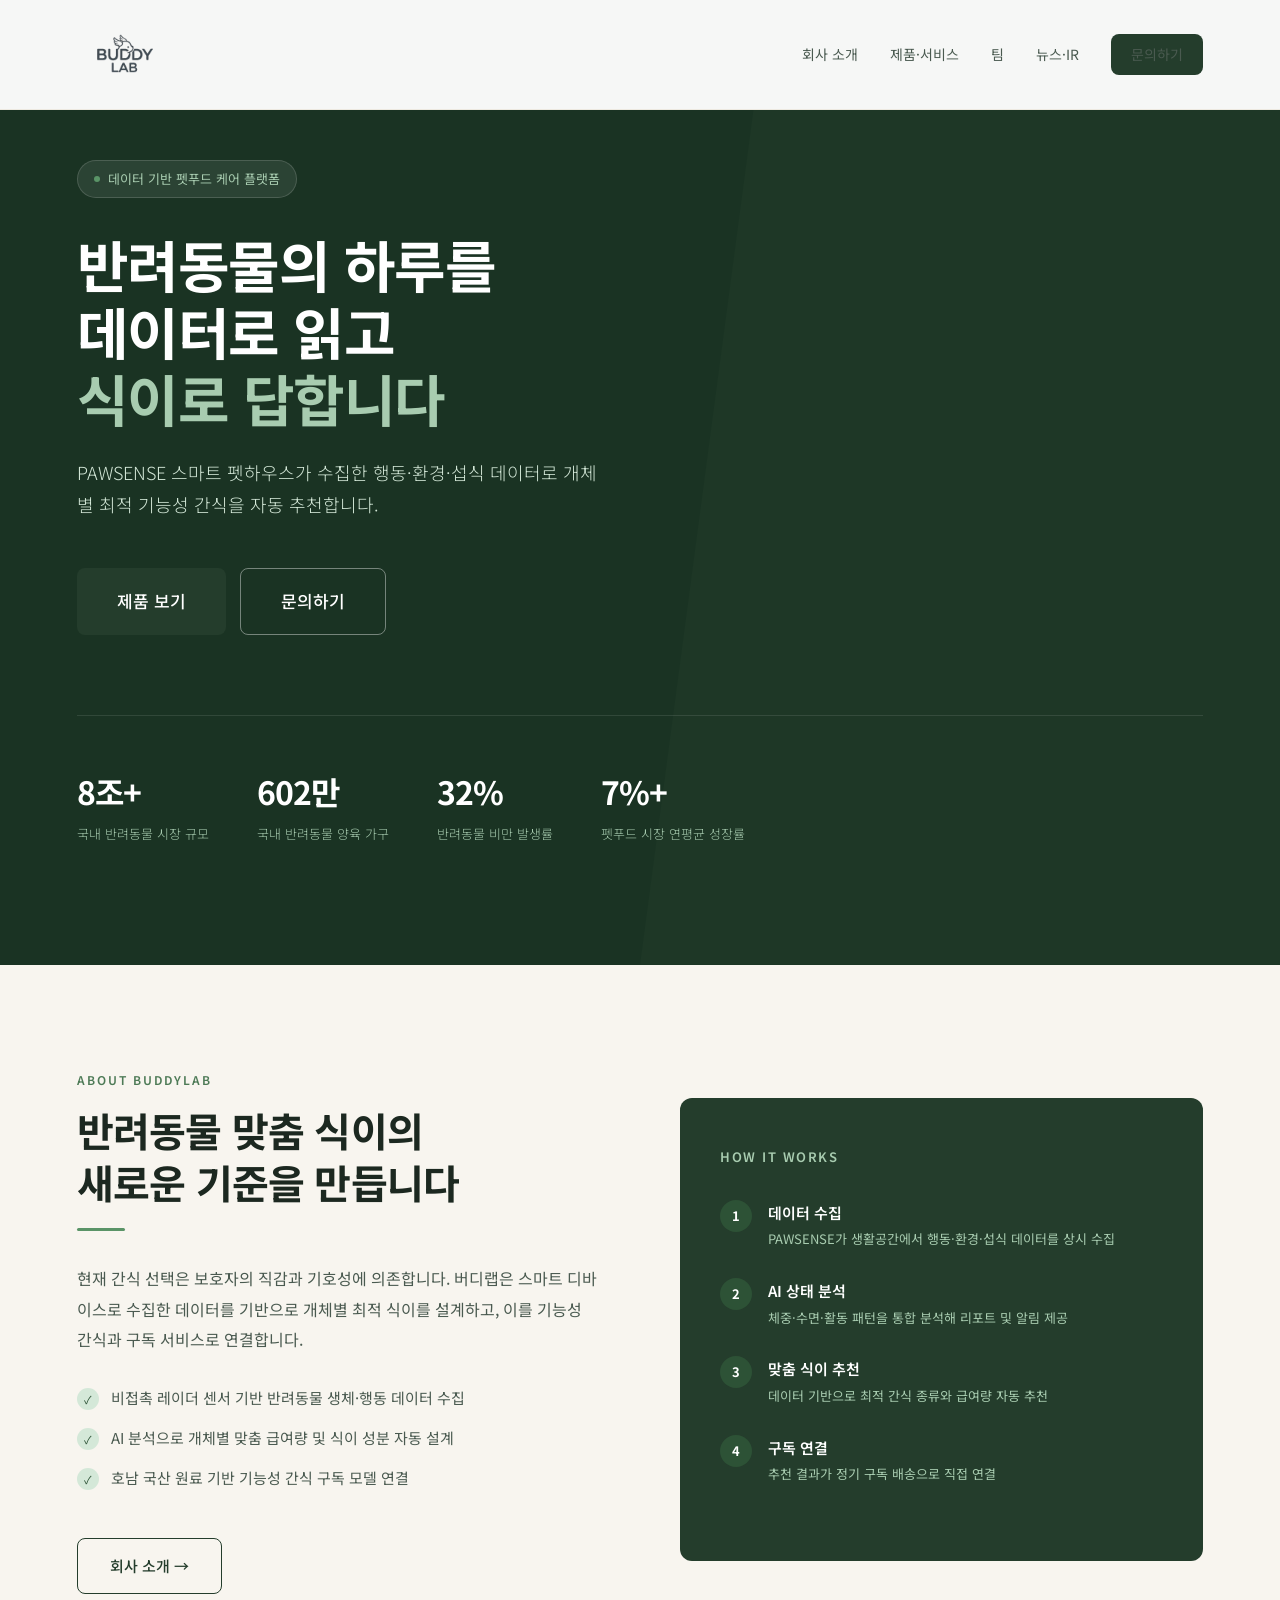
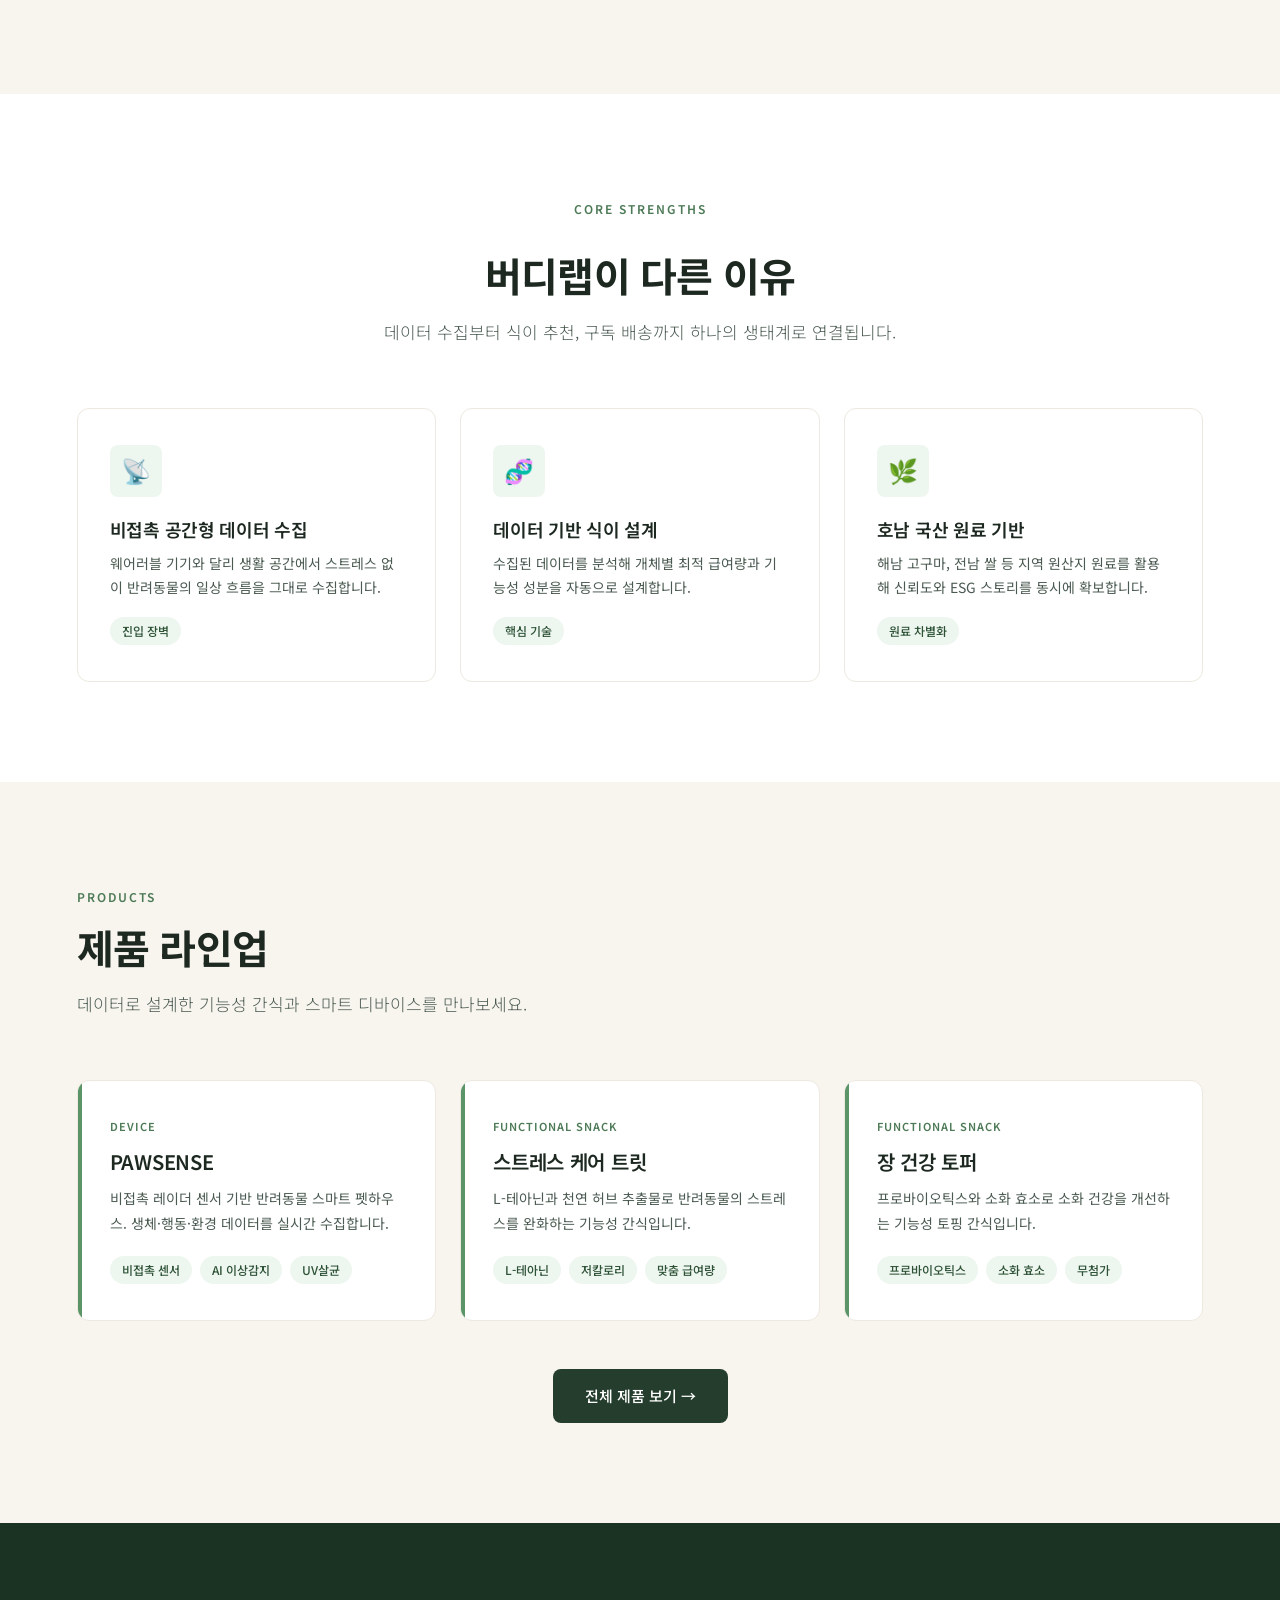
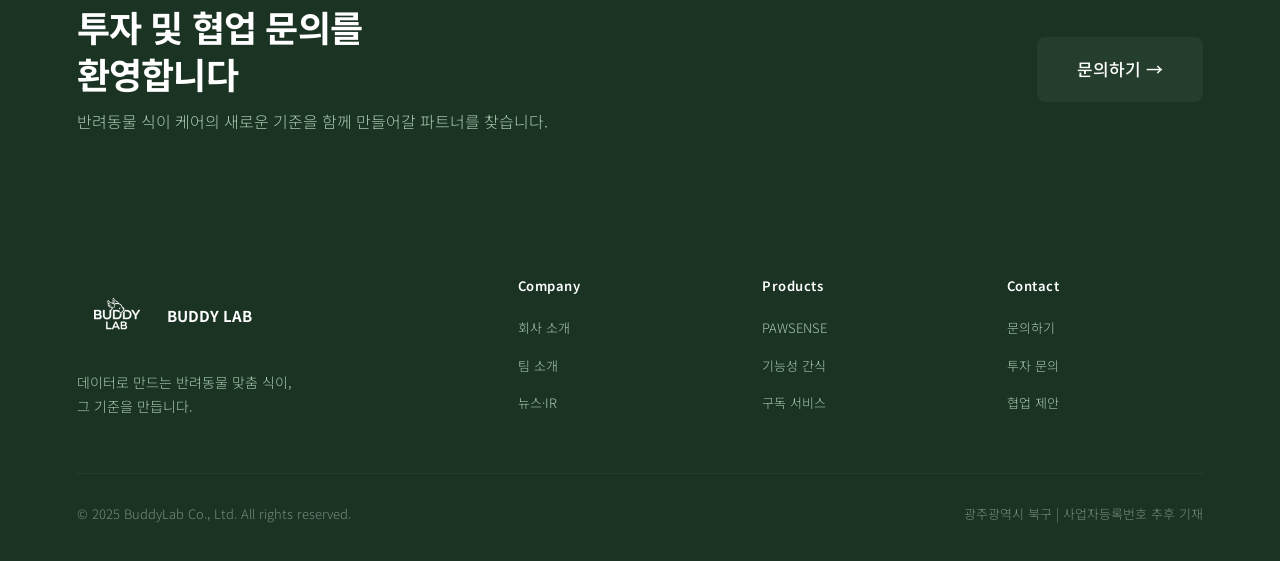
<file: buddylab/index.html>
<!DOCTYPE html>
<html lang="ko">
<head>
<meta charset="UTF-8">
<meta name="viewport" content="width=device-width, initial-scale=1.0">
<title>BuddyLab — 데이터 기반 펫푸드 케어 플랫폼</title>
<meta name="description" content="스마트 펫하우스 PAWSENSE 데이터로 반려동물 맞춤 기능성 간식을 추천하는 버디랩입니다.">
<link rel="preconnect" href="https://fonts.googleapis.com">
<link href="https://fonts.googleapis.com/css2?family=Noto+Sans+KR:wght@300;400;500;600;700&display=swap" rel="stylesheet">
<link rel="stylesheet" href="style.css">
<style>
/* ── HERO ── */
.hero {
  padding: 160px 6% 120px;
  background: var(--g900);
  position: relative; overflow: hidden;
}
.hero::after {
  content: '';
  position: absolute; bottom: 0; right: 0;
  width: 50%; height: 100%;
  background: var(--g800);
  clip-path: polygon(20% 0, 100% 0, 100% 100%, 0% 100%);
  opacity: .4;
}
.hero-inner { max-width: 1200px; margin: 0 auto; position: relative; z-index: 1; }
.hero-label {
  display: inline-flex; align-items: center; gap: 8px;
  background: rgba(255,255,255,.08); border: 1px solid rgba(255,255,255,.15);
  padding: 7px 16px; border-radius: 20px;
  font-size: 13px; color: var(--g200); font-weight: 400; margin-bottom: 32px;
}
.hero-label::before { content: ''; width: 6px; height: 6px; background: var(--g400); border-radius: 50%; }
.hero h1 { color: var(--white); margin-bottom: 24px; max-width: 700px; }
.hero h1 em { font-style: normal; color: var(--g200); }
.hero-desc { font-size: 18px; color: var(--g100); font-weight: 300; line-height: 1.8; max-width: 520px; margin-bottom: 48px; }
.hero-cta { display: flex; gap: 14px; flex-wrap: wrap; }
.hero-stats {
  display: flex; gap: 48px; margin-top: 80px;
  padding-top: 48px; border-top: 1px solid rgba(255,255,255,.1);
  flex-wrap: wrap;
}
.hero-stat-num { font-size: 32px; font-weight: 700; color: var(--white); letter-spacing: -1px; }
.hero-stat-label { font-size: 13px; color: var(--g200); margin-top: 4px; font-weight: 300; }

/* ── INTRO ── */
.intro { padding: 100px 6%; background: var(--cream); }
.intro-inner { max-width: 1200px; margin: 0 auto; display: grid; grid-template-columns: 1fr 1fr; gap: 80px; align-items: center; }
.intro-text h2 { margin-bottom: 20px; }
.intro-text p { font-size: 16px; line-height: 1.9; margin-bottom: 32px; }
.intro-list li { display: flex; align-items: flex-start; gap: 12px; margin-bottom: 16px; }
.intro-check { width: 22px; height: 22px; background: var(--g100); border-radius: 50%; display: flex; align-items: center; justify-content: center; font-size: 11px; color: var(--g700); flex-shrink: 0; margin-top: 2px; }
.intro-list li span { font-size: 15px; color: var(--txt2); line-height: 1.6; }
.intro-visual {
  background: var(--g800); border-radius: var(--radius);
  padding: 48px 40px; color: var(--white);
}
.intro-visual-title { font-size: 13px; font-weight: 600; letter-spacing: 1.5px; text-transform: uppercase; color: var(--g200); margin-bottom: 32px; }
.flow-item { display: flex; align-items: flex-start; gap: 16px; margin-bottom: 28px; }
.flow-num { width: 32px; height: 32px; background: var(--g700); border-radius: 50%; display: flex; align-items: center; justify-content: center; font-size: 13px; font-weight: 700; color: var(--white); flex-shrink: 0; }
.flow-item h4 { color: var(--white); font-size: 15px; margin-bottom: 4px; }
.flow-item p { color: var(--g200); font-size: 13px; line-height: 1.6; }

/* ── FEATURES ── */
.features { padding: 100px 6%; }
.features-inner { max-width: 1200px; margin: 0 auto; }

/* ── PRODUCTS PREVIEW ── */
.products-preview { padding: 100px 6%; background: var(--cream); }
.products-preview-inner { max-width: 1200px; margin: 0 auto; }
.product-preview-card {
  background: var(--white); border: 1px solid var(--beige); border-radius: var(--radius);
  padding: 36px 32px; position: relative; overflow: hidden;
}
.product-preview-card::before {
  content: ''; position: absolute; top: 0; left: 0;
  width: 4px; height: 100%; background: var(--g400);
}
.product-tag { font-size: 11px; font-weight: 600; color: var(--g500); letter-spacing: 1px; text-transform: uppercase; margin-bottom: 12px; }
.product-preview-card h3 { margin-bottom: 10px; font-size: 20px; }
.product-preview-card p { font-size: 14px; margin-bottom: 20px; }
.product-feature-list { display: flex; flex-wrap: wrap; gap: 8px; }
.product-feature-list span { background: var(--g50); color: var(--g700); padding: 4px 12px; border-radius: 20px; font-size: 12px; font-weight: 500; }

/* ── CTA BAND ── */
.cta-band { padding: 80px 6%; background: var(--g900); }
.cta-band-inner { max-width: 1200px; margin: 0 auto; display: flex; align-items: center; justify-content: space-between; gap: 40px; flex-wrap: wrap; }
.cta-band h2 { color: var(--white); max-width: 480px; font-size: clamp(22px, 3vw, 36px); }
.cta-band p { color: var(--g200); font-size: 16px; font-weight: 300; margin-top: 10px; }

@media (max-width: 900px) {
  .intro-inner { grid-template-columns: 1fr; gap: 48px; }
}
@media (max-width: 600px) {
  .hero-stats { gap: 28px; }
}
</style>
</head>
<body>

<!-- NAV -->
<nav class="nav">
  <div class="nav-inner">
    <a href="index.html" class="nav-logo">
      <img src="images/logo.png" alt="BuddyLab">
    </a>
    <div class="nav-menu">
      <a href="about.html">회사 소개</a>
      <a href="products.html">제품·서비스</a>
      <a href="team.html">팀</a>
      <a href="news.html">뉴스·IR</a>
      <a href="contact.html" class="nav-cta">문의하기</a>
    </div>
  </div>
</nav>

<!-- HERO -->
<section class="hero">
  <div class="hero-inner">
    <div class="hero-label">데이터 기반 펫푸드 케어 플랫폼</div>
    <h1>반려동물의 하루를<br>데이터로 읽고<br><em>식이로 답합니다</em></h1>
    <p class="hero-desc">PAWSENSE 스마트 펫하우스가 수집한 행동·환경·섭식 데이터로 개체별 최적 기능성 간식을 자동 추천합니다.</p>
    <div class="hero-cta">
      <a href="products.html" class="btn btn-primary btn-lg">제품 보기</a>
      <a href="contact.html" class="btn btn-outline btn-lg" style="color:var(--white); border-color:rgba(255,255,255,.4);">문의하기</a>
    </div>
    <div class="hero-stats">
      <div>
        <div class="hero-stat-num">8조+</div>
        <div class="hero-stat-label">국내 반려동물 시장 규모</div>
      </div>
      <div>
        <div class="hero-stat-num">602만</div>
        <div class="hero-stat-label">국내 반려동물 양육 가구</div>
      </div>
      <div>
        <div class="hero-stat-num">32%</div>
        <div class="hero-stat-label">반려동물 비만 발생률</div>
      </div>
      <div>
        <div class="hero-stat-num">7%+</div>
        <div class="hero-stat-label">펫푸드 시장 연평균 성장률</div>
      </div>
    </div>
  </div>
</section>

<!-- INTRO -->
<section class="intro">
  <div class="intro-inner">
    <div class="intro-text">
      <span class="section-label">About BuddyLab</span>
      <h2>반려동물 맞춤 식이의<br>새로운 기준을 만듭니다</h2>
      <div class="divider"></div>
      <p>현재 간식 선택은 보호자의 직감과 기호성에 의존합니다. 버디랩은 스마트 디바이스로 수집한 데이터를 기반으로 개체별 최적 식이를 설계하고, 이를 기능성 간식과 구독 서비스로 연결합니다.</p>
      <ul class="intro-list">
        <li><div class="intro-check">✓</div><span>비접촉 레이더 센서 기반 반려동물 생체·행동 데이터 수집</span></li>
        <li><div class="intro-check">✓</div><span>AI 분석으로 개체별 맞춤 급여량 및 식이 성분 자동 설계</span></li>
        <li><div class="intro-check">✓</div><span>호남 국산 원료 기반 기능성 간식 구독 모델 연결</span></li>
      </ul>
      <a href="about.html" class="btn btn-outline mt-32">회사 소개 →</a>
    </div>
    <div class="intro-visual">
      <div class="intro-visual-title">How It Works</div>
      <div class="flow-item">
        <div class="flow-num">1</div>
        <div>
          <h4>데이터 수집</h4>
          <p>PAWSENSE가 생활공간에서 행동·환경·섭식 데이터를 상시 수집</p>
        </div>
      </div>
      <div class="flow-item">
        <div class="flow-num">2</div>
        <div>
          <h4>AI 상태 분석</h4>
          <p>체중·수면·활동 패턴을 통합 분석해 리포트 및 알림 제공</p>
        </div>
      </div>
      <div class="flow-item">
        <div class="flow-num">3</div>
        <div>
          <h4>맞춤 식이 추천</h4>
          <p>데이터 기반으로 최적 간식 종류와 급여량 자동 추천</p>
        </div>
      </div>
      <div class="flow-item">
        <div class="flow-num">4</div>
        <div>
          <h4>구독 연결</h4>
          <p>추천 결과가 정기 구독 배송으로 직접 연결</p>
        </div>
      </div>
    </div>
  </div>
</section>

<!-- FEATURES -->
<section class="features">
  <div class="features-inner">
    <div class="text-center mb-16">
      <span class="section-label">Core Strengths</span>
    </div>
    <h2 class="text-center section-title">버디랩이 다른 이유</h2>
    <p class="section-desc center">데이터 수집부터 식이 추천, 구독 배송까지 하나의 생태계로 연결됩니다.</p>
    <div class="grid-3">
      <div class="card">
        <div class="card-icon">📡</div>
        <h3>비접촉 공간형 데이터 수집</h3>
        <p>웨어러블 기기와 달리 생활 공간에서 스트레스 없이 반려동물의 일상 흐름을 그대로 수집합니다.</p>
        <div class="mt-16"><span class="badge badge-green">진입 장벽</span></div>
      </div>
      <div class="card">
        <div class="card-icon">🧬</div>
        <h3>데이터 기반 식이 설계</h3>
        <p>수집된 데이터를 분석해 개체별 최적 급여량과 기능성 성분을 자동으로 설계합니다.</p>
        <div class="mt-16"><span class="badge badge-green">핵심 기술</span></div>
      </div>
      <div class="card">
        <div class="card-icon">🌿</div>
        <h3>호남 국산 원료 기반</h3>
        <p>해남 고구마, 전남 쌀 등 지역 원산지 원료를 활용해 신뢰도와 ESG 스토리를 동시에 확보합니다.</p>
        <div class="mt-16"><span class="badge badge-green">원료 차별화</span></div>
      </div>
    </div>
  </div>
</section>

<!-- PRODUCTS PREVIEW -->
<section class="products-preview">
  <div class="products-preview-inner">
    <span class="section-label">Products</span>
    <h2 class="section-title">제품 라인업</h2>
    <p class="section-desc">데이터로 설계한 기능성 간식과 스마트 디바이스를 만나보세요.</p>
    <div class="grid-3">
      <div class="product-preview-card">
        <div class="product-tag">Device</div>
        <h3>PAWSENSE</h3>
        <p>비접촉 레이더 센서 기반 반려동물 스마트 펫하우스. 생체·행동·환경 데이터를 실시간 수집합니다.</p>
        <div class="product-feature-list">
          <span>비접촉 센서</span><span>AI 이상감지</span><span>UV살균</span>
        </div>
      </div>
      <div class="product-preview-card">
        <div class="product-tag">Functional Snack</div>
        <h3>스트레스 케어 트릿</h3>
        <p>L-테아닌과 천연 허브 추출물로 반려동물의 스트레스를 완화하는 기능성 간식입니다.</p>
        <div class="product-feature-list">
          <span>L-테아닌</span><span>저칼로리</span><span>맞춤 급여량</span>
        </div>
      </div>
      <div class="product-preview-card">
        <div class="product-tag">Functional Snack</div>
        <h3>장 건강 토퍼</h3>
        <p>프로바이오틱스와 소화 효소로 소화 건강을 개선하는 기능성 토핑 간식입니다.</p>
        <div class="product-feature-list">
          <span>프로바이오틱스</span><span>소화 효소</span><span>무첨가</span>
        </div>
      </div>
    </div>
    <div class="text-center mt-48">
      <a href="products.html" class="btn btn-primary">전체 제품 보기 →</a>
    </div>
  </div>
</section>

<!-- CTA BAND -->
<section class="cta-band">
  <div class="cta-band-inner">
    <div>
      <h2>투자 및 협업 문의를<br>환영합니다</h2>
      <p>반려동물 식이 케어의 새로운 기준을 함께 만들어갈 파트너를 찾습니다.</p>
    </div>
    <div>
      <a href="contact.html" class="btn btn-primary btn-lg">문의하기 →</a>
    </div>
  </div>
</section>

<!-- FOOTER -->
<footer class="footer">
  <div class="footer-inner">
    <div>
      <div class="footer-logo">
        <img src="images/logo-white.png" alt="BuddyLab">
        <span class="footer-logo-text">BUDDY LAB</span>
      </div>
      <p class="footer-tagline">데이터로 만드는 반려동물 맞춤 식이,<br>그 기준을 만듭니다.</p>
    </div>
    <div class="footer-col">
      <h5>Company</h5>
      <ul>
        <li><a href="about.html">회사 소개</a></li>
        <li><a href="team.html">팀 소개</a></li>
        <li><a href="news.html">뉴스·IR</a></li>
      </ul>
    </div>
    <div class="footer-col">
      <h5>Products</h5>
      <ul>
        <li><a href="products.html">PAWSENSE</a></li>
        <li><a href="products.html">기능성 간식</a></li>
        <li><a href="products.html">구독 서비스</a></li>
      </ul>
    </div>
    <div class="footer-col">
      <h5>Contact</h5>
      <ul>
        <li><a href="contact.html">문의하기</a></li>
        <li><a href="contact.html">투자 문의</a></li>
        <li><a href="contact.html">협업 제안</a></li>
      </ul>
    </div>
  </div>
  <div class="footer-bottom">
    <p>© 2025 BuddyLab Co., Ltd. All rights reserved.</p>
    <p>광주광역시 북구 | 사업자등록번호 추후 기재</p>
  </div>
</footer>

</body>
</html>
</file>
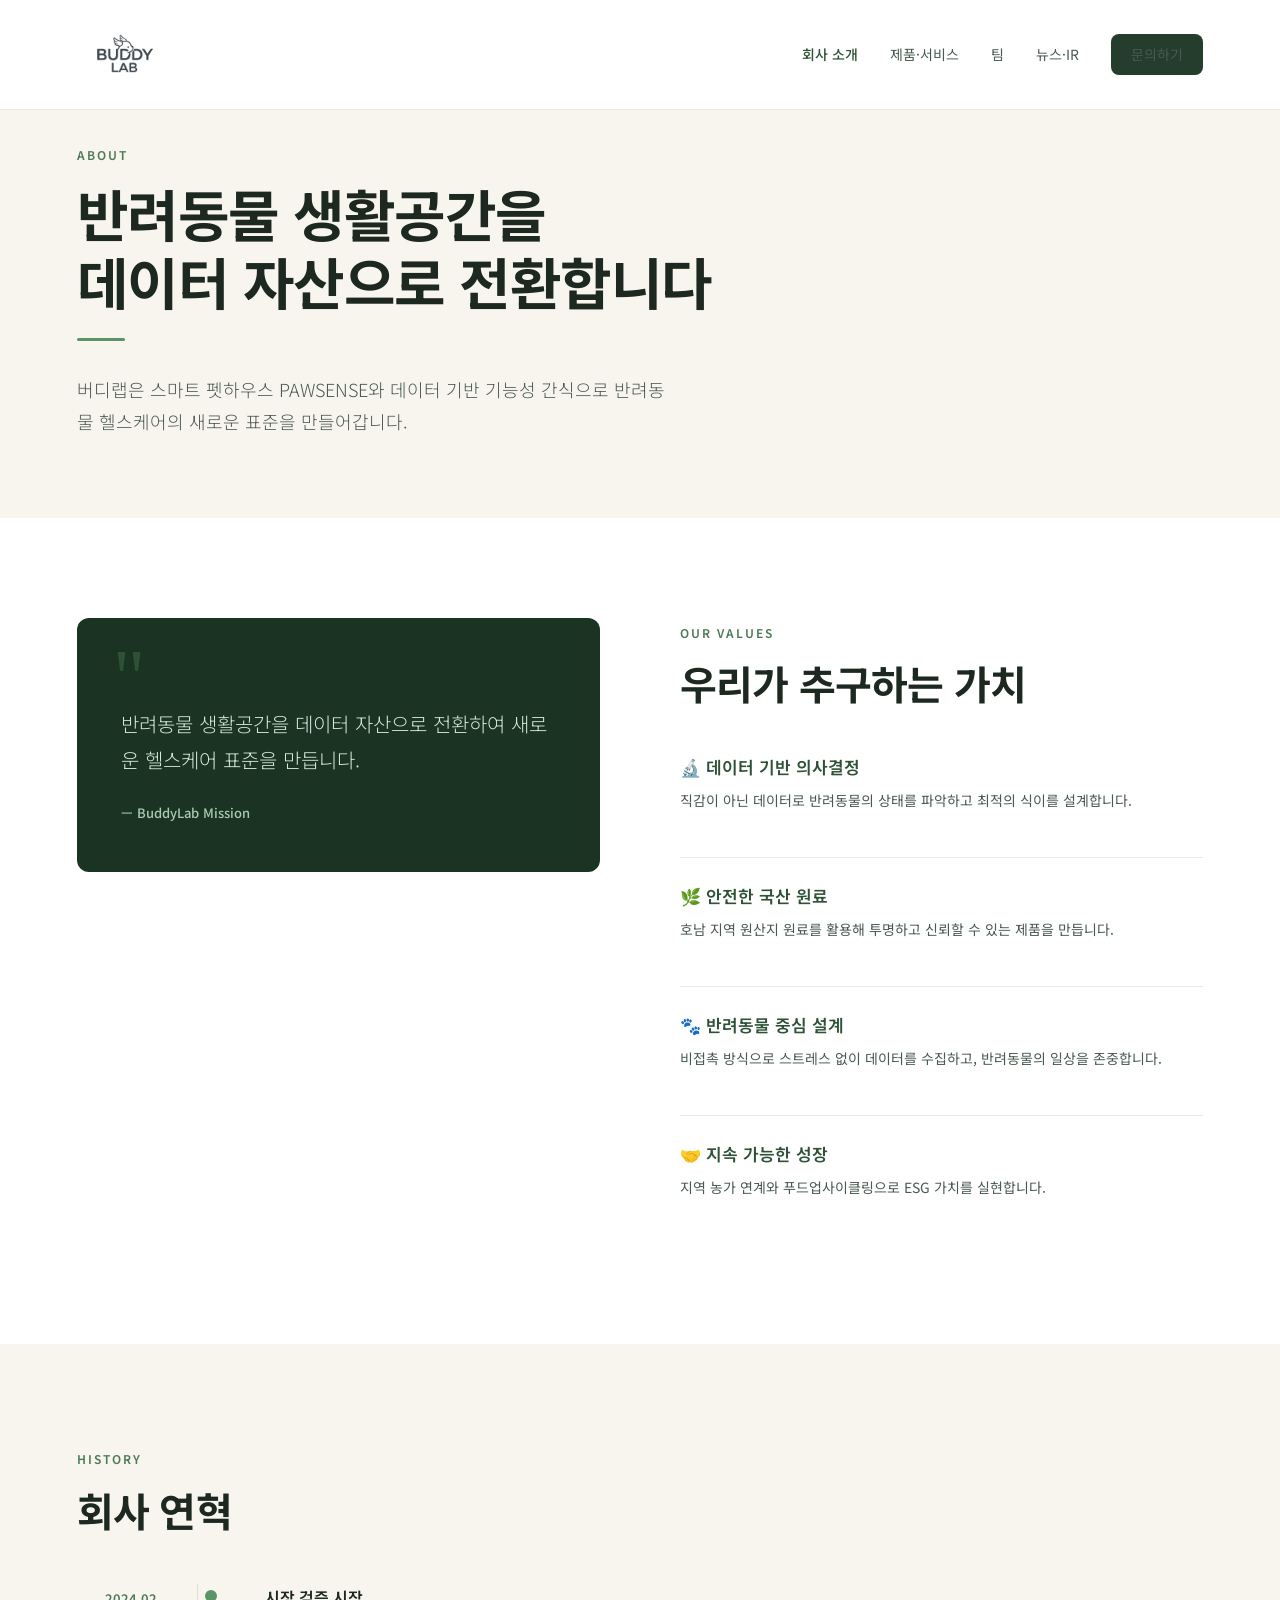
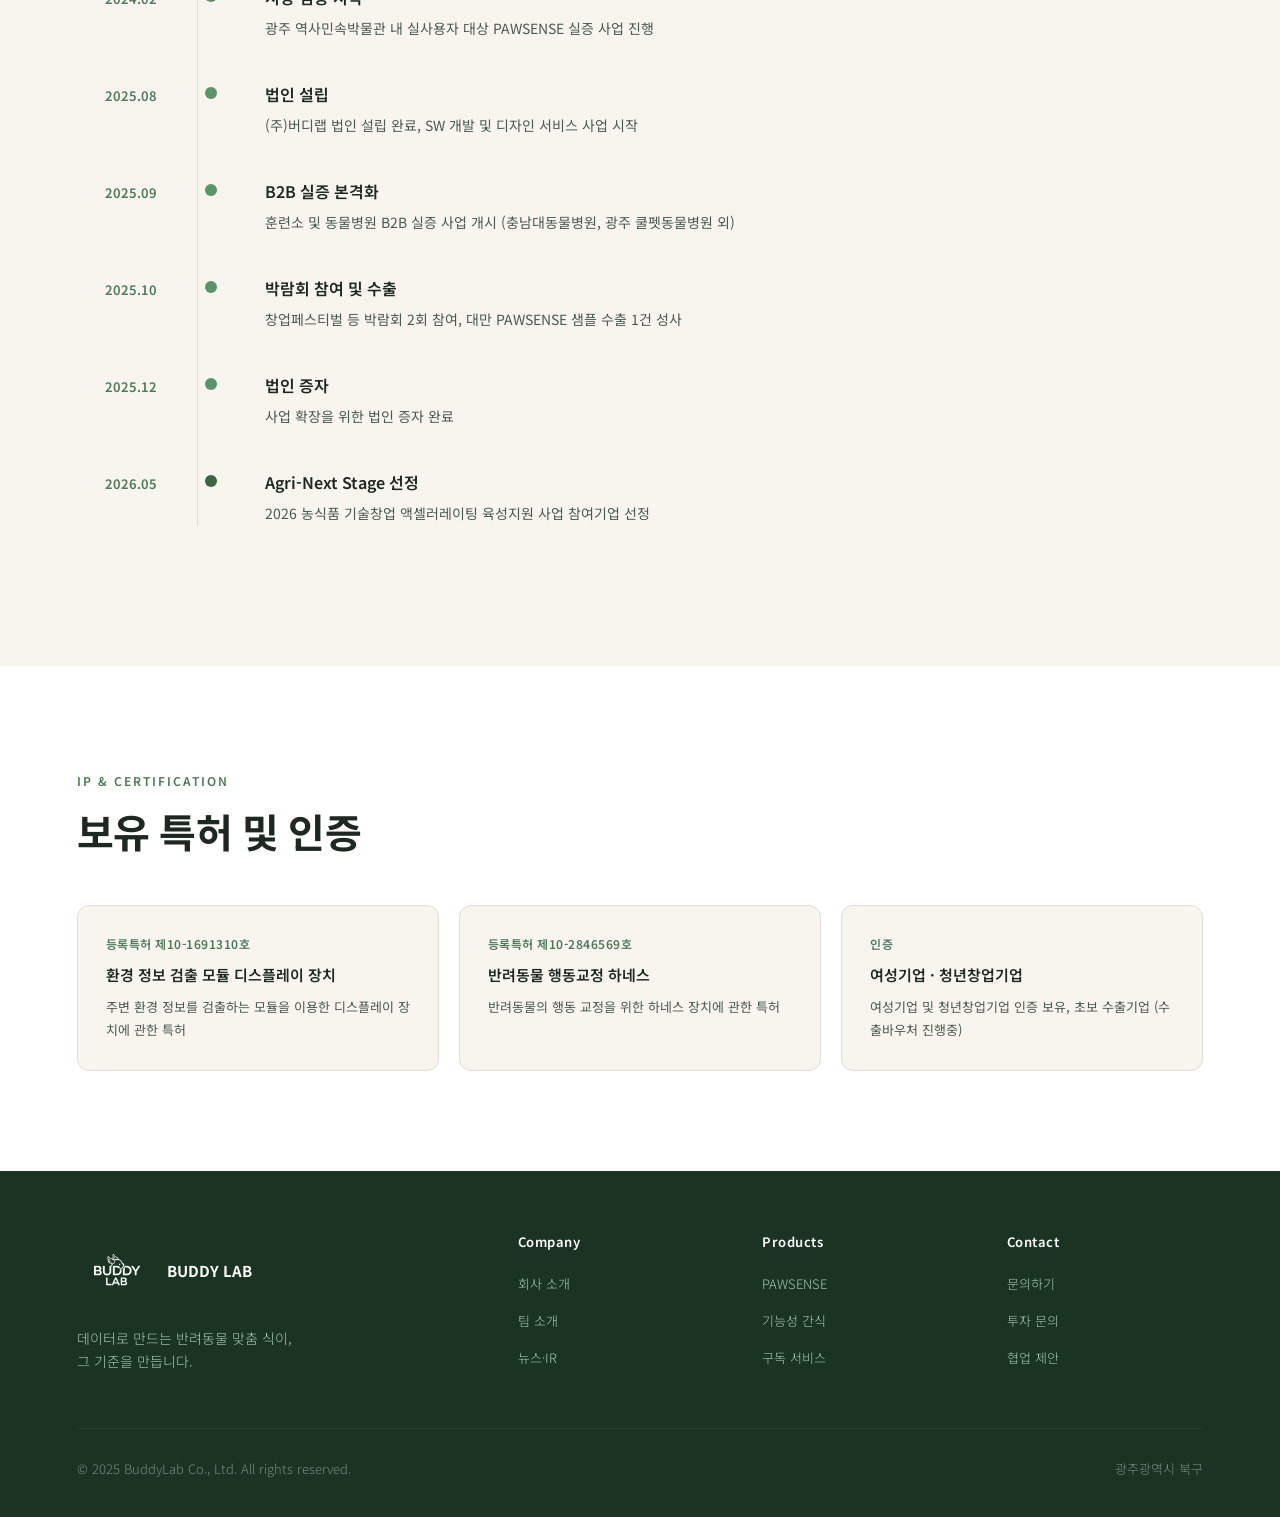
<file: buddylab/about.html>
<!DOCTYPE html>
<html lang="ko">
<head>
<meta charset="UTF-8">
<meta name="viewport" content="width=device-width, initial-scale=1.0">
<title>회사 소개 — BuddyLab</title>
<link rel="preconnect" href="https://fonts.googleapis.com">
<link href="https://fonts.googleapis.com/css2?family=Noto+Sans+KR:wght@300;400;500;600;700&display=swap" rel="stylesheet">
<link rel="stylesheet" href="style.css">
<style>
.about-hero { padding: 140px 6% 80px; background: var(--cream); }
.about-hero-inner { max-width: 1200px; margin: 0 auto; }
.about-hero h1 { max-width: 700px; margin-bottom: 24px; }
.about-hero p { font-size: 18px; max-width: 600px; font-weight: 300; }

.mission-section { padding: 100px 6%; }
.mission-inner { max-width: 1200px; margin: 0 auto; display: grid; grid-template-columns: 1fr 1fr; gap: 80px; align-items: start; }
.mission-quote {
  background: var(--g900); color: var(--white);
  border-radius: var(--radius); padding: 48px 44px;
  position: relative;
}
.mission-quote::before { content: '"'; font-size: 80px; color: var(--g700); position: absolute; top: 20px; left: 36px; line-height: 1; font-family: Georgia, serif; }
.mission-quote p { font-size: 20px; font-weight: 300; line-height: 1.8; color: var(--g100); margin-top: 40px; }
.mission-quote .author { font-size: 13px; color: var(--g200); margin-top: 24px; font-weight: 500; }
.mission-content h2 { margin-bottom: 20px; }
.mission-content p { margin-bottom: 20px; font-size: 15px; }
.value-item { padding: 24px 0; border-bottom: 1px solid var(--beige); }
.value-item:last-child { border-bottom: none; }
.value-item h4 { margin-bottom: 6px; color: var(--g700); }
.value-item p { font-size: 14px; }

.history-section { padding: 100px 6%; background: var(--cream); }
.history-inner { max-width: 1200px; margin: 0 auto; }
.timeline { position: relative; margin-top: 48px; }
.timeline::before { content: ''; position: absolute; left: 120px; top: 0; bottom: 0; width: 1px; background: var(--beige2); }
.timeline-item { display: flex; gap: 48px; margin-bottom: 40px; position: relative; }
.timeline-year { width: 80px; text-align: right; flex-shrink: 0; font-size: 13px; font-weight: 600; color: var(--g500); padding-top: 4px; }
.timeline-dot { width: 12px; height: 12px; background: var(--g400); border-radius: 50%; flex-shrink: 0; margin-top: 6px; position: relative; z-index: 1; }
.timeline-content h4 { margin-bottom: 6px; font-size: 16px; }
.timeline-content p { font-size: 14px; line-height: 1.7; }

.patent-section { padding: 100px 6%; }
.patent-inner { max-width: 1200px; margin: 0 auto; }
.patent-grid { display: grid; grid-template-columns: repeat(auto-fit, minmax(280px, 1fr)); gap: 20px; margin-top: 48px; }
.patent-card { background: var(--cream); border: 1px solid var(--beige2); border-radius: var(--radius); padding: 28px; }
.patent-num { font-size: 12px; color: var(--g500); font-weight: 600; letter-spacing: 0.5px; margin-bottom: 10px; }
.patent-card h4 { font-size: 15px; margin-bottom: 8px; line-height: 1.5; }
.patent-card p { font-size: 13px; }

@media (max-width: 900px) {
  .mission-inner { grid-template-columns: 1fr; }
  .timeline::before { left: 60px; }
  .timeline-year { width: 40px; font-size: 12px; }
}
</style>
</head>
<body>

<nav class="nav">
  <div class="nav-inner">
    <a href="index.html" class="nav-logo"><img src="images/logo.png" alt="BuddyLab"></a>
    <div class="nav-menu">
      <a href="about.html" class="active">회사 소개</a>
      <a href="products.html">제품·서비스</a>
      <a href="team.html">팀</a>
      <a href="news.html">뉴스·IR</a>
      <a href="contact.html" class="nav-cta">문의하기</a>
    </div>
  </div>
</nav>

<!-- HERO -->
<section class="about-hero">
  <div class="about-hero-inner">
    <span class="section-label">About</span>
    <h1>반려동물 생활공간을<br>데이터 자산으로 전환합니다</h1>
    <div class="divider"></div>
    <p>버디랩은 스마트 펫하우스 PAWSENSE와 데이터 기반 기능성 간식으로 반려동물 헬스케어의 새로운 표준을 만들어갑니다.</p>
  </div>
</section>

<!-- MISSION -->
<section class="mission-section">
  <div class="mission-inner">
    <div class="mission-quote">
      <p>반려동물 생활공간을 데이터 자산으로 전환하여 새로운 헬스케어 표준을 만듭니다.</p>
      <div class="author">— BuddyLab Mission</div>
    </div>
    <div class="mission-content">
      <span class="section-label">Our Values</span>
      <h2>우리가 추구하는 가치</h2>
      <div class="value-item">
        <h4>🔬 데이터 기반 의사결정</h4>
        <p>직감이 아닌 데이터로 반려동물의 상태를 파악하고 최적의 식이를 설계합니다.</p>
      </div>
      <div class="value-item">
        <h4>🌿 안전한 국산 원료</h4>
        <p>호남 지역 원산지 원료를 활용해 투명하고 신뢰할 수 있는 제품을 만듭니다.</p>
      </div>
      <div class="value-item">
        <h4>🐾 반려동물 중심 설계</h4>
        <p>비접촉 방식으로 스트레스 없이 데이터를 수집하고, 반려동물의 일상을 존중합니다.</p>
      </div>
      <div class="value-item">
        <h4>🤝 지속 가능한 성장</h4>
        <p>지역 농가 연계와 푸드업사이클링으로 ESG 가치를 실현합니다.</p>
      </div>
    </div>
  </div>
</section>

<!-- HISTORY -->
<section class="history-section">
  <div class="history-inner">
    <span class="section-label">History</span>
    <h2 class="section-title">회사 연혁</h2>
    <div class="timeline">
      <div class="timeline-item">
        <div class="timeline-year">2024.02</div>
        <div class="timeline-dot"></div>
        <div class="timeline-content">
          <h4>시장 검증 시작</h4>
          <p>광주 역사민속박물관 내 실사용자 대상 PAWSENSE 실증 사업 진행</p>
        </div>
      </div>
      <div class="timeline-item">
        <div class="timeline-year">2025.08</div>
        <div class="timeline-dot"></div>
        <div class="timeline-content">
          <h4>법인 설립</h4>
          <p>(주)버디랩 법인 설립 완료, SW 개발 및 디자인 서비스 사업 시작</p>
        </div>
      </div>
      <div class="timeline-item">
        <div class="timeline-year">2025.09</div>
        <div class="timeline-dot"></div>
        <div class="timeline-content">
          <h4>B2B 실증 본격화</h4>
          <p>훈련소 및 동물병원 B2B 실증 사업 개시 (충남대동물병원, 광주 쿨펫동물병원 외)</p>
        </div>
      </div>
      <div class="timeline-item">
        <div class="timeline-year">2025.10</div>
        <div class="timeline-dot"></div>
        <div class="timeline-content">
          <h4>박람회 참여 및 수출</h4>
          <p>창업페스티벌 등 박람회 2회 참여, 대만 PAWSENSE 샘플 수출 1건 성사</p>
        </div>
      </div>
      <div class="timeline-item">
        <div class="timeline-year">2025.12</div>
        <div class="timeline-dot"></div>
        <div class="timeline-content">
          <h4>법인 증자</h4>
          <p>사업 확장을 위한 법인 증자 완료</p>
        </div>
      </div>
      <div class="timeline-item">
        <div class="timeline-year">2026.05</div>
        <div class="timeline-dot" style="background: var(--g600);"></div>
        <div class="timeline-content">
          <h4>Agri-Next Stage 선정</h4>
          <p>2026 농식품 기술창업 액셀러레이팅 육성지원 사업 참여기업 선정</p>
        </div>
      </div>
    </div>
  </div>
</section>

<!-- PATENT -->
<section class="patent-section">
  <div class="patent-inner">
    <span class="section-label">IP & Certification</span>
    <h2 class="section-title">보유 특허 및 인증</h2>
    <div class="patent-grid">
      <div class="patent-card">
        <div class="patent-num">등록특허 제10-1691310호</div>
        <h4>환경 정보 검출 모듈 디스플레이 장치</h4>
        <p>주변 환경 정보를 검출하는 모듈을 이용한 디스플레이 장치에 관한 특허</p>
      </div>
      <div class="patent-card">
        <div class="patent-num">등록특허 제10-2846569호</div>
        <h4>반려동물 행동교정 하네스</h4>
        <p>반려동물의 행동 교정을 위한 하네스 장치에 관한 특허</p>
      </div>
      <div class="patent-card">
        <div class="patent-num">인증</div>
        <h4>여성기업 · 청년창업기업</h4>
        <p>여성기업 및 청년창업기업 인증 보유, 초보 수출기업 (수출바우처 진행중)</p>
      </div>
    </div>
  </div>
</section>

<footer class="footer">
  <div class="footer-inner">
    <div>
      <div class="footer-logo">
        <img src="images/logo-white.png" alt="BuddyLab">
        <span class="footer-logo-text">BUDDY LAB</span>
      </div>
      <p class="footer-tagline">데이터로 만드는 반려동물 맞춤 식이,<br>그 기준을 만듭니다.</p>
    </div>
    <div class="footer-col"><h5>Company</h5><ul><li><a href="about.html">회사 소개</a></li><li><a href="team.html">팀 소개</a></li><li><a href="news.html">뉴스·IR</a></li></ul></div>
    <div class="footer-col"><h5>Products</h5><ul><li><a href="products.html">PAWSENSE</a></li><li><a href="products.html">기능성 간식</a></li><li><a href="products.html">구독 서비스</a></li></ul></div>
    <div class="footer-col"><h5>Contact</h5><ul><li><a href="contact.html">문의하기</a></li><li><a href="contact.html">투자 문의</a></li><li><a href="contact.html">협업 제안</a></li></ul></div>
  </div>
  <div class="footer-bottom">
    <p>© 2025 BuddyLab Co., Ltd. All rights reserved.</p>
    <p>광주광역시 북구</p>
  </div>
</footer>
</body>
</html>
</file>
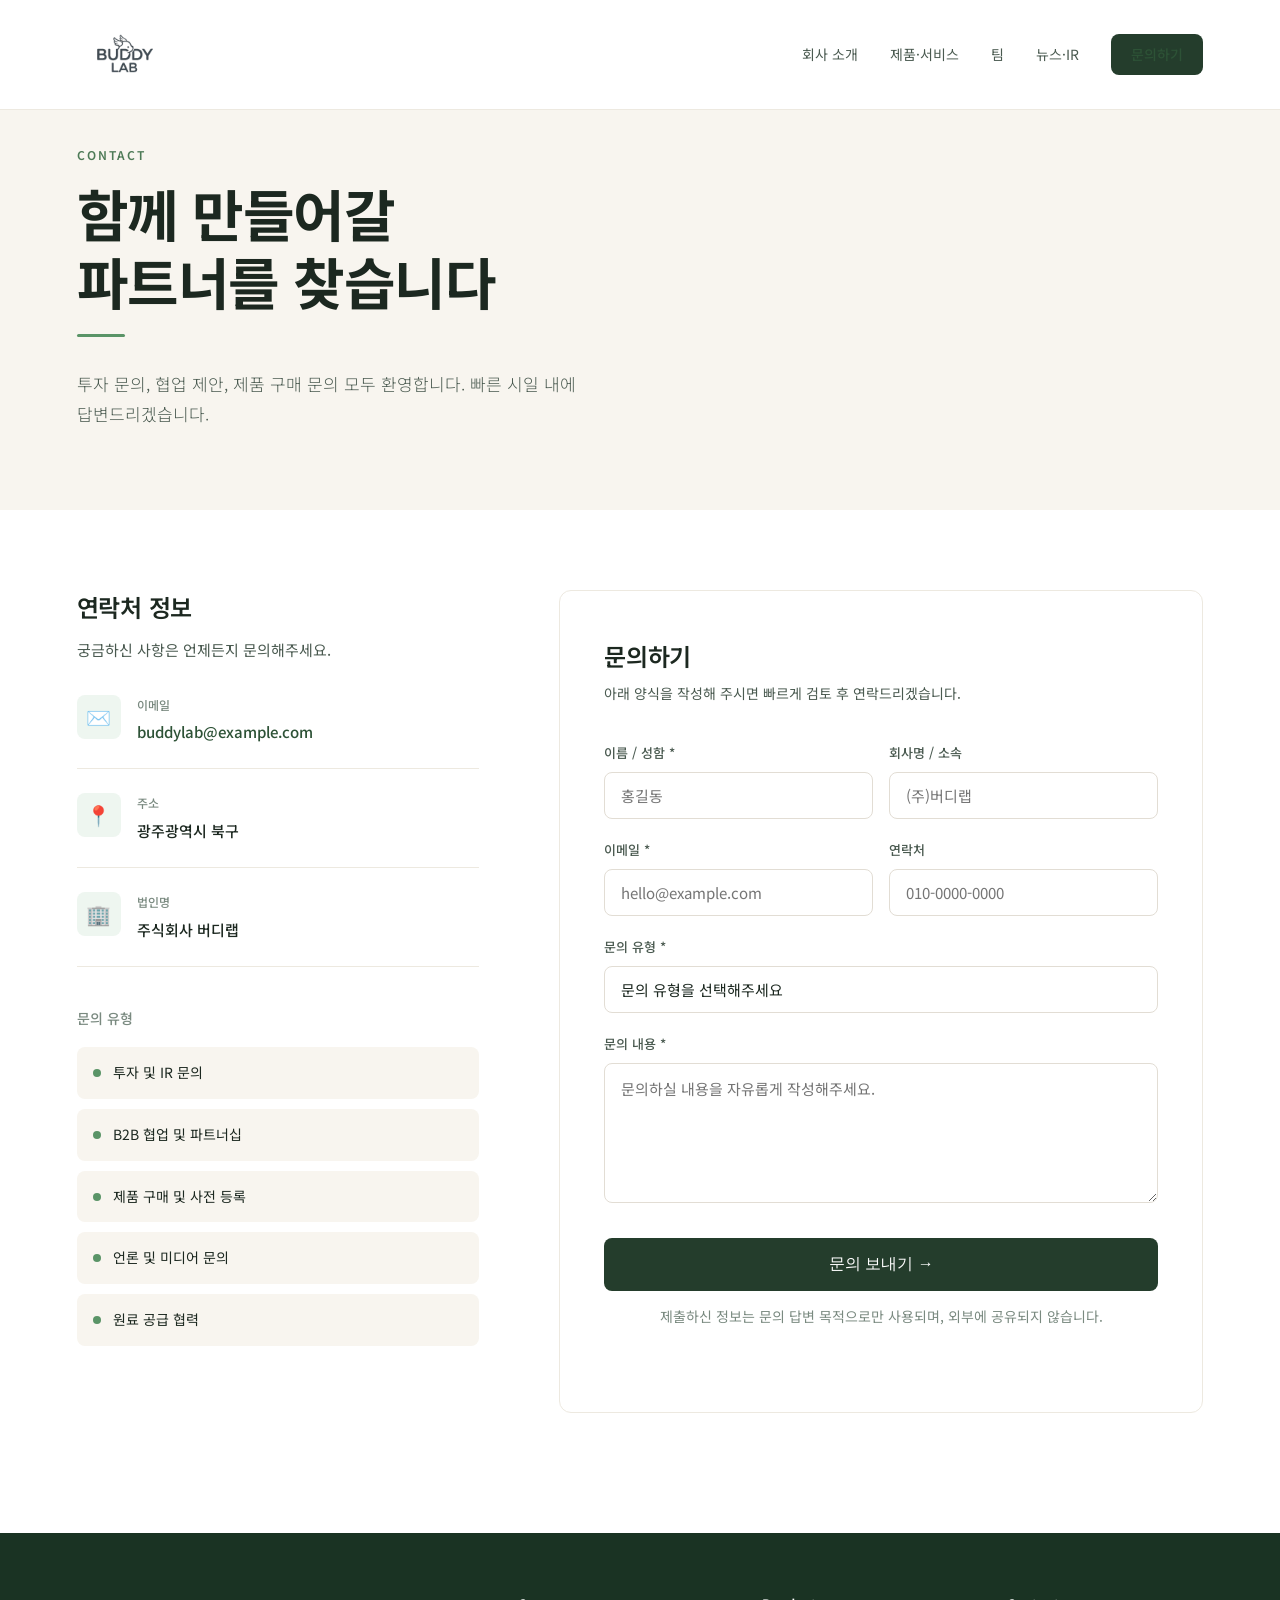
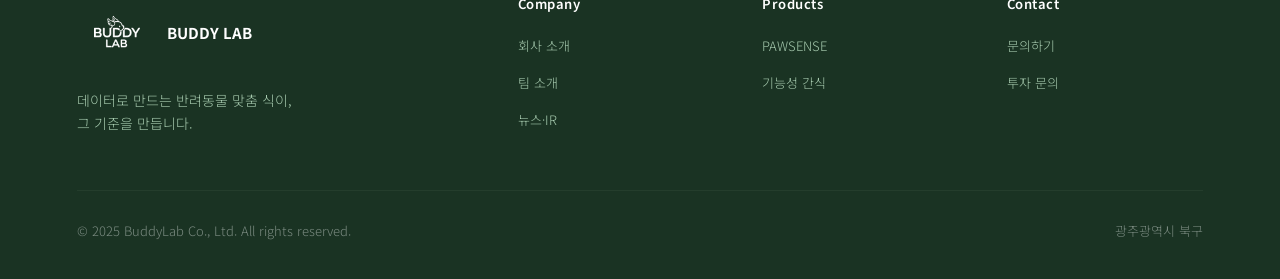
<file: buddylab/contact.html>
<!DOCTYPE html>
<html lang="ko">
<head>
<meta charset="UTF-8">
<meta name="viewport" content="width=device-width, initial-scale=1.0">
<title>문의하기 — BuddyLab</title>
<link rel="preconnect" href="https://fonts.googleapis.com">
<link href="https://fonts.googleapis.com/css2?family=Noto+Sans+KR:wght@300;400;500;600;700&display=swap" rel="stylesheet">
<link rel="stylesheet" href="style.css">
<style>
.contact-hero { padding: 140px 6% 80px; background: var(--cream); }
.contact-hero-inner { max-width: 1200px; margin: 0 auto; }

.contact-section { padding: 80px 6% 120px; }
.contact-inner { max-width: 1200px; margin: 0 auto; display: grid; grid-template-columns: 1fr 1.6fr; gap: 80px; align-items: start; }

.contact-info h3 { margin-bottom: 12px; }
.contact-info p { font-size: 15px; line-height: 1.8; margin-bottom: 32px; }
.info-item { display: flex; align-items: flex-start; gap: 16px; margin-bottom: 24px; padding-bottom: 24px; border-bottom: 1px solid var(--beige); }
.info-item:last-child { border-bottom: none; }
.info-icon { width: 44px; height: 44px; background: var(--g50); border-radius: var(--radius-sm); display: flex; align-items: center; justify-content: center; font-size: 20px; flex-shrink: 0; }
.info-label { font-size: 12px; color: var(--txt3); font-weight: 500; margin-bottom: 4px; letter-spacing: 0.3px; }
.info-value { font-size: 15px; font-weight: 500; color: var(--txt); }
.info-value a { color: var(--g700); }
.inquiry-types { margin-top: 40px; }
.inquiry-types h4 { font-size: 14px; color: var(--txt3); margin-bottom: 16px; font-weight: 500; }
.inquiry-type-list { display: flex; flex-direction: column; gap: 10px; }
.inquiry-type { display: flex; align-items: center; gap: 12px; padding: 14px 16px; background: var(--cream); border-radius: var(--radius-sm); font-size: 14px; }
.inquiry-type-dot { width: 8px; height: 8px; background: var(--g400); border-radius: 50%; flex-shrink: 0; }

.contact-form-wrap { background: var(--white); border: 1px solid var(--beige); border-radius: var(--radius); padding: 48px 44px; }
.contact-form-wrap h3 { margin-bottom: 8px; }
.contact-form-wrap p { font-size: 14px; margin-bottom: 36px; }
.form-group { margin-bottom: 20px; }
.form-row { display: grid; grid-template-columns: 1fr 1fr; gap: 16px; }
.form-group label { display: block; font-size: 13px; font-weight: 500; color: var(--txt2); margin-bottom: 8px; }
.form-group input,
.form-group select,
.form-group textarea {
  width: 100%; padding: 12px 16px;
  border: 1px solid var(--beige2); border-radius: var(--radius-sm);
  font-size: 15px; font-family: inherit; color: var(--txt);
  background: var(--white); outline: none;
  transition: border-color .2s;
  -webkit-appearance: none;
}
.form-group input:focus,
.form-group select:focus,
.form-group textarea:focus { border-color: var(--g400); }
.form-group textarea { min-height: 140px; resize: vertical; line-height: 1.7; }
.form-group select { cursor: pointer; }
.form-submit { width: 100%; margin-top: 8px; justify-content: center; font-size: 16px; padding: 16px; }
.form-note { font-size: 12px; color: var(--txt3); text-align: center; margin-top: 14px; line-height: 1.6; }

@media (max-width: 900px) {
  .contact-inner { grid-template-columns: 1fr; }
  .form-row { grid-template-columns: 1fr; }
  .contact-form-wrap { padding: 32px 24px; }
}
</style>
</head>
<body>

<nav class="nav">
  <div class="nav-inner">
    <a href="index.html" class="nav-logo"><img src="images/logo.png" alt="BuddyLab"></a>
    <div class="nav-menu">
      <a href="about.html">회사 소개</a>
      <a href="products.html">제품·서비스</a>
      <a href="team.html">팀</a>
      <a href="news.html">뉴스·IR</a>
      <a href="contact.html" class="active nav-cta">문의하기</a>
    </div>
  </div>
</nav>

<section class="contact-hero">
  <div class="contact-hero-inner">
    <span class="section-label">Contact</span>
    <h1>함께 만들어갈<br>파트너를 찾습니다</h1>
    <div class="divider"></div>
    <p style="font-size:17px; font-weight:300; max-width:500px;">투자 문의, 협업 제안, 제품 구매 문의 모두 환영합니다. 빠른 시일 내에 답변드리겠습니다.</p>
  </div>
</section>

<section class="contact-section">
  <div class="contact-inner">
    <div class="contact-info">
      <h3>연락처 정보</h3>
      <p>궁금하신 사항은 언제든지 문의해주세요.</p>
      <div class="info-item">
        <div class="info-icon">✉️</div>
        <div>
          <div class="info-label">이메일</div>
          <div class="info-value"><a href="mailto:buddylab@example.com">buddylab@example.com</a></div>
        </div>
      </div>
      <div class="info-item">
        <div class="info-icon">📍</div>
        <div>
          <div class="info-label">주소</div>
          <div class="info-value">광주광역시 북구</div>
        </div>
      </div>
      <div class="info-item">
        <div class="info-icon">🏢</div>
        <div>
          <div class="info-label">법인명</div>
          <div class="info-value">주식회사 버디랩</div>
        </div>
      </div>
      <div class="inquiry-types">
        <h4>문의 유형</h4>
        <div class="inquiry-type-list">
          <div class="inquiry-type"><div class="inquiry-type-dot"></div>투자 및 IR 문의</div>
          <div class="inquiry-type"><div class="inquiry-type-dot"></div>B2B 협업 및 파트너십</div>
          <div class="inquiry-type"><div class="inquiry-type-dot"></div>제품 구매 및 사전 등록</div>
          <div class="inquiry-type"><div class="inquiry-type-dot"></div>언론 및 미디어 문의</div>
          <div class="inquiry-type"><div class="inquiry-type-dot"></div>원료 공급 협력</div>
        </div>
      </div>
    </div>

    <div class="contact-form-wrap">
      <h3>문의하기</h3>
      <p>아래 양식을 작성해 주시면 빠르게 검토 후 연락드리겠습니다.</p>
      <form action="mailto:buddylab@example.com" method="post" enctype="text/plain">
        <div class="form-row">
          <div class="form-group">
            <label for="name">이름 / 성함 *</label>
            <input type="text" id="name" name="name" placeholder="홍길동" required>
          </div>
          <div class="form-group">
            <label for="company">회사명 / 소속</label>
            <input type="text" id="company" name="company" placeholder="(주)버디랩">
          </div>
        </div>
        <div class="form-row">
          <div class="form-group">
            <label for="email">이메일 *</label>
            <input type="email" id="email" name="email" placeholder="hello@example.com" required>
          </div>
          <div class="form-group">
            <label for="phone">연락처</label>
            <input type="tel" id="phone" name="phone" placeholder="010-0000-0000">
          </div>
        </div>
        <div class="form-group">
          <label for="type">문의 유형 *</label>
          <select id="type" name="type" required>
            <option value="" disabled selected>문의 유형을 선택해주세요</option>
            <option>투자 및 IR 문의</option>
            <option>B2B 협업 및 파트너십</option>
            <option>제품 구매 및 사전 등록</option>
            <option>언론 및 미디어 문의</option>
            <option>원료 공급 협력</option>
            <option>기타</option>
          </select>
        </div>
        <div class="form-group">
          <label for="message">문의 내용 *</label>
          <textarea id="message" name="message" placeholder="문의하실 내용을 자유롭게 작성해주세요." required></textarea>
        </div>
        <button type="submit" class="btn btn-primary form-submit">문의 보내기 →</button>
        <p class="form-note">제출하신 정보는 문의 답변 목적으로만 사용되며, 외부에 공유되지 않습니다.</p>
      </form>
    </div>
  </div>
</section>

<footer class="footer">
  <div class="footer-inner">
    <div><div class="footer-logo"><img src="images/logo-white.png" alt="BuddyLab"><span class="footer-logo-text">BUDDY LAB</span></div><p class="footer-tagline">데이터로 만드는 반려동물 맞춤 식이,<br>그 기준을 만듭니다.</p></div>
    <div class="footer-col"><h5>Company</h5><ul><li><a href="about.html">회사 소개</a></li><li><a href="team.html">팀 소개</a></li><li><a href="news.html">뉴스·IR</a></li></ul></div>
    <div class="footer-col"><h5>Products</h5><ul><li><a href="products.html">PAWSENSE</a></li><li><a href="products.html">기능성 간식</a></li></ul></div>
    <div class="footer-col"><h5>Contact</h5><ul><li><a href="contact.html">문의하기</a></li><li><a href="contact.html">투자 문의</a></li></ul></div>
  </div>
  <div class="footer-bottom"><p>© 2025 BuddyLab Co., Ltd. All rights reserved.</p><p>광주광역시 북구</p></div>
</footer>
</body>
</html>
</file>
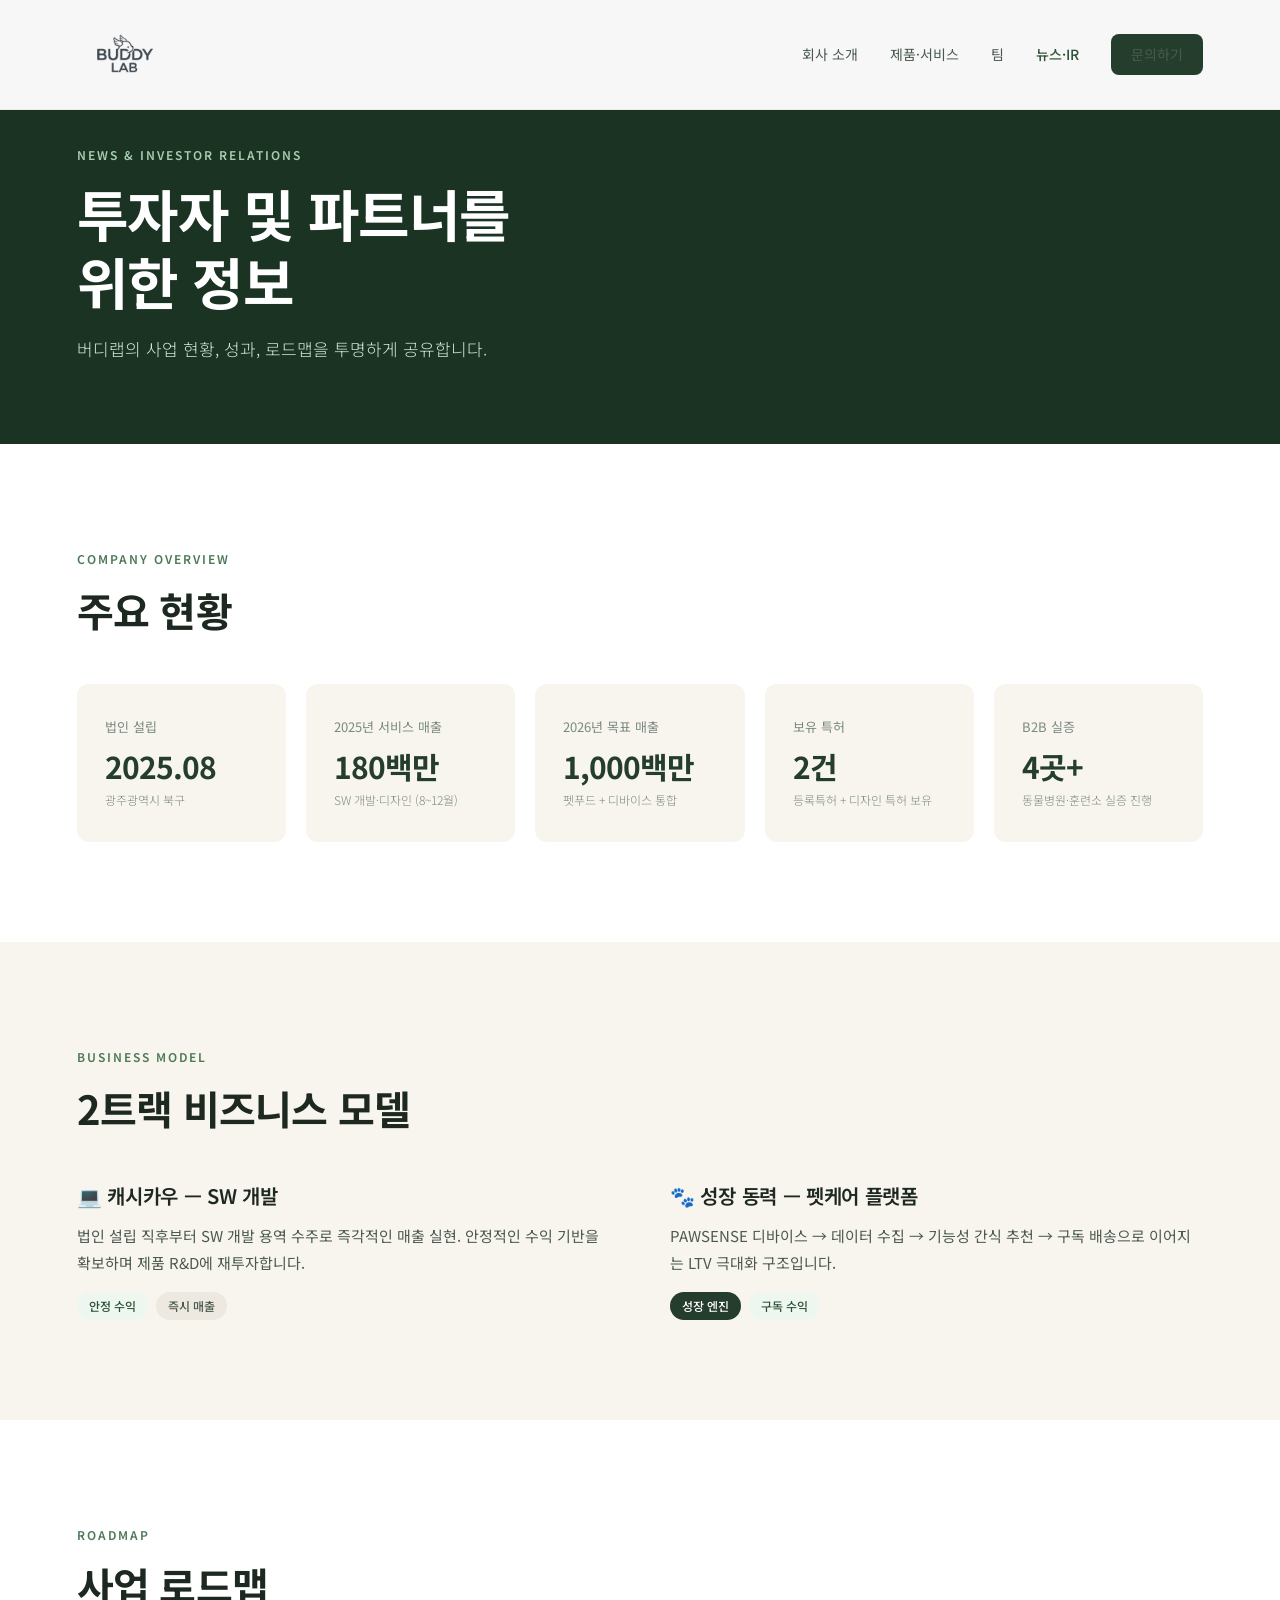
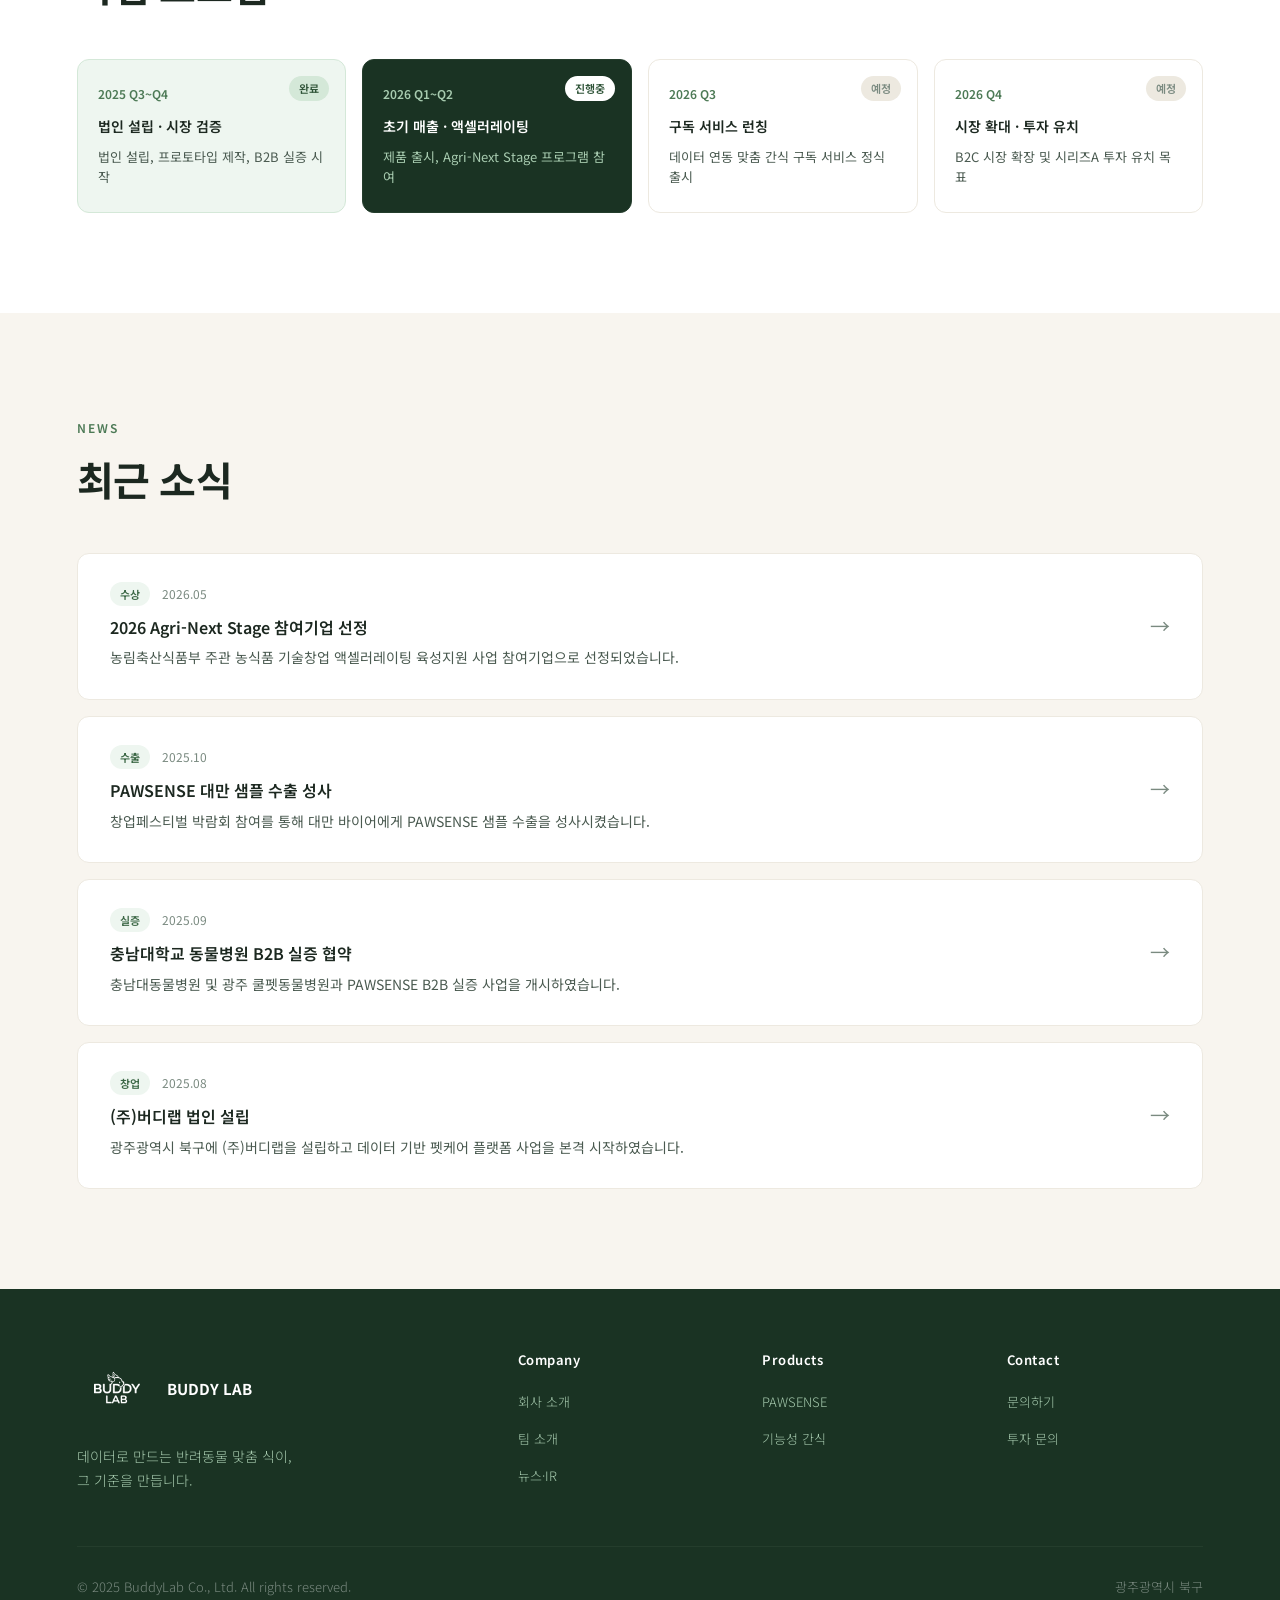
<file: buddylab/news.html>
<!DOCTYPE html>
<html lang="ko">
<head>
<meta charset="UTF-8">
<meta name="viewport" content="width=device-width, initial-scale=1.0">
<title>뉴스 · IR — BuddyLab</title>
<link rel="preconnect" href="https://fonts.googleapis.com">
<link href="https://fonts.googleapis.com/css2?family=Noto+Sans+KR:wght@300;400;500;600;700&display=swap" rel="stylesheet">
<link rel="stylesheet" href="style.css">
<style>
.ir-hero { padding: 140px 6% 80px; background: var(--g900); color: var(--white); }
.ir-hero-inner { max-width: 1200px; margin: 0 auto; }
.ir-hero h1 { color: var(--white); margin-bottom: 20px; }
.ir-hero p { color: var(--g100); font-size: 17px; font-weight: 300; max-width: 540px; }

.overview-section { padding: 100px 6%; }
.overview-inner { max-width: 1200px; margin: 0 auto; }
.overview-grid { display: grid; grid-template-columns: repeat(auto-fit, minmax(200px, 1fr)); gap: 20px; margin-top: 48px; }
.overview-stat { background: var(--cream); border-radius: var(--radius); padding: 32px 28px; }
.overview-stat-label { font-size: 13px; color: var(--txt3); font-weight: 400; margin-bottom: 10px; }
.overview-stat-num { font-size: 30px; font-weight: 700; color: var(--g800); letter-spacing: -1px; line-height: 1.2; }
.overview-stat-desc { font-size: 12px; color: var(--txt3); margin-top: 6px; font-weight: 300; }

.biz-section { padding: 100px 6%; background: var(--cream); }
.biz-inner { max-width: 1200px; margin: 0 auto; }
.biz-grid { display: grid; grid-template-columns: 1fr 1fr; gap: 60px; align-items: start; margin-top: 48px; }
.biz-item h3 { margin-bottom: 12px; font-size: 20px; }
.biz-item p { font-size: 15px; line-height: 1.8; margin-bottom: 16px; }
.biz-tags { display: flex; flex-wrap: wrap; gap: 8px; }
.roadmap { padding: 100px 6%; }
.roadmap-inner { max-width: 1200px; margin: 0 auto; }
.roadmap-row { display: grid; grid-template-columns: repeat(auto-fit, minmax(180px, 1fr)); gap: 16px; margin-top: 48px; }
.roadmap-item { border: 1px solid var(--beige); border-radius: var(--radius); padding: 24px 20px; position: relative; }
.roadmap-item.done { background: var(--g50); border-color: var(--g100); }
.roadmap-item.current { background: var(--g900); border-color: var(--g800); }
.roadmap-item.current h4, .roadmap-item.current p { color: var(--white); }
.roadmap-item.current p { color: var(--g200); }
.roadmap-date { font-size: 12px; font-weight: 600; color: var(--g500); margin-bottom: 10px; }
.roadmap-item.done .roadmap-date { color: var(--g500); }
.roadmap-item.current .roadmap-date { color: var(--g200); }
.roadmap-item h4 { font-size: 14px; margin-bottom: 8px; }
.roadmap-item p { font-size: 13px; line-height: 1.6; }
.roadmap-item .status { position: absolute; top: 16px; right: 16px; font-size: 11px; font-weight: 600; padding: 3px 10px; border-radius: 20px; }
.status-done { background: var(--g100); color: var(--g700); }
.status-now { background: var(--white); color: var(--g700); }
.status-plan { background: var(--beige); color: var(--txt3); }

.news-section { padding: 100px 6%; background: var(--cream); }
.news-inner { max-width: 1200px; margin: 0 auto; }
.news-grid { display: grid; gap: 16px; margin-top: 48px; }
.news-item { background: var(--white); border: 1px solid var(--beige); border-radius: var(--radius); padding: 28px 32px; display: flex; align-items: center; justify-content: space-between; gap: 24px; transition: box-shadow .2s; }
.news-item:hover { box-shadow: var(--shadow); }
.news-meta { font-size: 12px; color: var(--txt3); margin-bottom: 8px; display: flex; gap: 12px; align-items: center; }
.news-tag { background: var(--g50); color: var(--g600); padding: 3px 10px; border-radius: 20px; font-size: 11px; font-weight: 600; }
.news-item h4 { font-size: 16px; margin-bottom: 4px; }
.news-item p { font-size: 14px; }
.news-arrow { color: var(--txt3); font-size: 20px; flex-shrink: 0; }
.news-empty { text-align: center; padding: 60px; color: var(--txt3); font-size: 15px; }

@media (max-width: 768px) {
  .biz-grid { grid-template-columns: 1fr; }
  .news-item { flex-direction: column; align-items: flex-start; }
}
</style>
</head>
<body>

<nav class="nav">
  <div class="nav-inner">
    <a href="index.html" class="nav-logo"><img src="images/logo.png" alt="BuddyLab"></a>
    <div class="nav-menu">
      <a href="about.html">회사 소개</a>
      <a href="products.html">제품·서비스</a>
      <a href="team.html">팀</a>
      <a href="news.html" class="active">뉴스·IR</a>
      <a href="contact.html" class="nav-cta">문의하기</a>
    </div>
  </div>
</nav>

<section class="ir-hero">
  <div class="ir-hero-inner">
    <span class="section-label" style="color:var(--g200);">News & Investor Relations</span>
    <h1>투자자 및 파트너를<br>위한 정보</h1>
    <p>버디랩의 사업 현황, 성과, 로드맵을 투명하게 공유합니다.</p>
  </div>
</section>

<!-- OVERVIEW -->
<section class="overview-section">
  <div class="overview-inner">
    <span class="section-label">Company Overview</span>
    <h2 class="section-title">주요 현황</h2>
    <div class="overview-grid">
      <div class="overview-stat">
        <div class="overview-stat-label">법인 설립</div>
        <div class="overview-stat-num">2025.08</div>
        <div class="overview-stat-desc">광주광역시 북구</div>
      </div>
      <div class="overview-stat">
        <div class="overview-stat-label">2025년 서비스 매출</div>
        <div class="overview-stat-num">180백만</div>
        <div class="overview-stat-desc">SW 개발·디자인 (8~12월)</div>
      </div>
      <div class="overview-stat">
        <div class="overview-stat-label">2026년 목표 매출</div>
        <div class="overview-stat-num">1,000백만</div>
        <div class="overview-stat-desc">펫푸드 + 디바이스 통합</div>
      </div>
      <div class="overview-stat">
        <div class="overview-stat-label">보유 특허</div>
        <div class="overview-stat-num">2건</div>
        <div class="overview-stat-desc">등록특허 + 디자인 특허 보유</div>
      </div>
      <div class="overview-stat">
        <div class="overview-stat-label">B2B 실증</div>
        <div class="overview-stat-num">4곳+</div>
        <div class="overview-stat-desc">동물병원·훈련소 실증 진행</div>
      </div>
    </div>
  </div>
</section>

<!-- BIZ MODEL -->
<section class="biz-section">
  <div class="biz-inner">
    <span class="section-label">Business Model</span>
    <h2 class="section-title">2트랙 비즈니스 모델</h2>
    <div class="biz-grid">
      <div class="biz-item">
        <h3>💻 캐시카우 — SW 개발</h3>
        <p>법인 설립 직후부터 SW 개발 용역 수주로 즉각적인 매출 실현. 안정적인 수익 기반을 확보하며 제품 R&D에 재투자합니다.</p>
        <div class="biz-tags"><span class="badge badge-green">안정 수익</span><span class="badge badge-cream">즉시 매출</span></div>
      </div>
      <div class="biz-item">
        <h3>🐾 성장 동력 — 펫케어 플랫폼</h3>
        <p>PAWSENSE 디바이스 → 데이터 수집 → 기능성 간식 추천 → 구독 배송으로 이어지는 LTV 극대화 구조입니다.</p>
        <div class="biz-tags"><span class="badge badge-dark">성장 엔진</span><span class="badge badge-green">구독 수익</span></div>
      </div>
    </div>
  </div>
</section>

<!-- ROADMAP -->
<section class="roadmap">
  <div class="roadmap-inner">
    <span class="section-label">Roadmap</span>
    <h2 class="section-title">사업 로드맵</h2>
    <div class="roadmap-row">
      <div class="roadmap-item done">
        <span class="status status-done">완료</span>
        <div class="roadmap-date">2025 Q3~Q4</div>
        <h4>법인 설립 · 시장 검증</h4>
        <p>법인 설립, 프로토타입 제작, B2B 실증 시작</p>
      </div>
      <div class="roadmap-item current">
        <span class="status status-now">진행중</span>
        <div class="roadmap-date">2026 Q1~Q2</div>
        <h4>초기 매출 · 액셀러레이팅</h4>
        <p>제품 출시, Agri-Next Stage 프로그램 참여</p>
      </div>
      <div class="roadmap-item">
        <span class="status status-plan">예정</span>
        <div class="roadmap-date">2026 Q3</div>
        <h4>구독 서비스 런칭</h4>
        <p>데이터 연동 맞춤 간식 구독 서비스 정식 출시</p>
      </div>
      <div class="roadmap-item">
        <span class="status status-plan">예정</span>
        <div class="roadmap-date">2026 Q4</div>
        <h4>시장 확대 · 투자 유치</h4>
        <p>B2C 시장 확장 및 시리즈A 투자 유치 목표</p>
      </div>
    </div>
  </div>
</section>

<!-- NEWS -->
<section class="news-section">
  <div class="news-inner">
    <span class="section-label">News</span>
    <h2 class="section-title">최근 소식</h2>
    <div class="news-grid">
      <div class="news-item">
        <div>
          <div class="news-meta"><span class="news-tag">수상</span>2026.05</div>
          <h4>2026 Agri-Next Stage 참여기업 선정</h4>
          <p>농림축산식품부 주관 농식품 기술창업 액셀러레이팅 육성지원 사업 참여기업으로 선정되었습니다.</p>
        </div>
        <span class="news-arrow">→</span>
      </div>
      <div class="news-item">
        <div>
          <div class="news-meta"><span class="news-tag">수출</span>2025.10</div>
          <h4>PAWSENSE 대만 샘플 수출 성사</h4>
          <p>창업페스티벌 박람회 참여를 통해 대만 바이어에게 PAWSENSE 샘플 수출을 성사시켰습니다.</p>
        </div>
        <span class="news-arrow">→</span>
      </div>
      <div class="news-item">
        <div>
          <div class="news-meta"><span class="news-tag">실증</span>2025.09</div>
          <h4>충남대학교 동물병원 B2B 실증 협약</h4>
          <p>충남대동물병원 및 광주 쿨펫동물병원과 PAWSENSE B2B 실증 사업을 개시하였습니다.</p>
        </div>
        <span class="news-arrow">→</span>
      </div>
      <div class="news-item">
        <div>
          <div class="news-meta"><span class="news-tag">창업</span>2025.08</div>
          <h4>(주)버디랩 법인 설립</h4>
          <p>광주광역시 북구에 (주)버디랩을 설립하고 데이터 기반 펫케어 플랫폼 사업을 본격 시작하였습니다.</p>
        </div>
        <span class="news-arrow">→</span>
      </div>
    </div>
  </div>
</section>

<footer class="footer">
  <div class="footer-inner">
    <div><div class="footer-logo"><img src="images/logo-white.png" alt="BuddyLab"><span class="footer-logo-text">BUDDY LAB</span></div><p class="footer-tagline">데이터로 만드는 반려동물 맞춤 식이,<br>그 기준을 만듭니다.</p></div>
    <div class="footer-col"><h5>Company</h5><ul><li><a href="about.html">회사 소개</a></li><li><a href="team.html">팀 소개</a></li><li><a href="news.html">뉴스·IR</a></li></ul></div>
    <div class="footer-col"><h5>Products</h5><ul><li><a href="products.html">PAWSENSE</a></li><li><a href="products.html">기능성 간식</a></li></ul></div>
    <div class="footer-col"><h5>Contact</h5><ul><li><a href="contact.html">문의하기</a></li><li><a href="contact.html">투자 문의</a></li></ul></div>
  </div>
  <div class="footer-bottom"><p>© 2025 BuddyLab Co., Ltd. All rights reserved.</p><p>광주광역시 북구</p></div>
</footer>
</body>
</html>
</file>
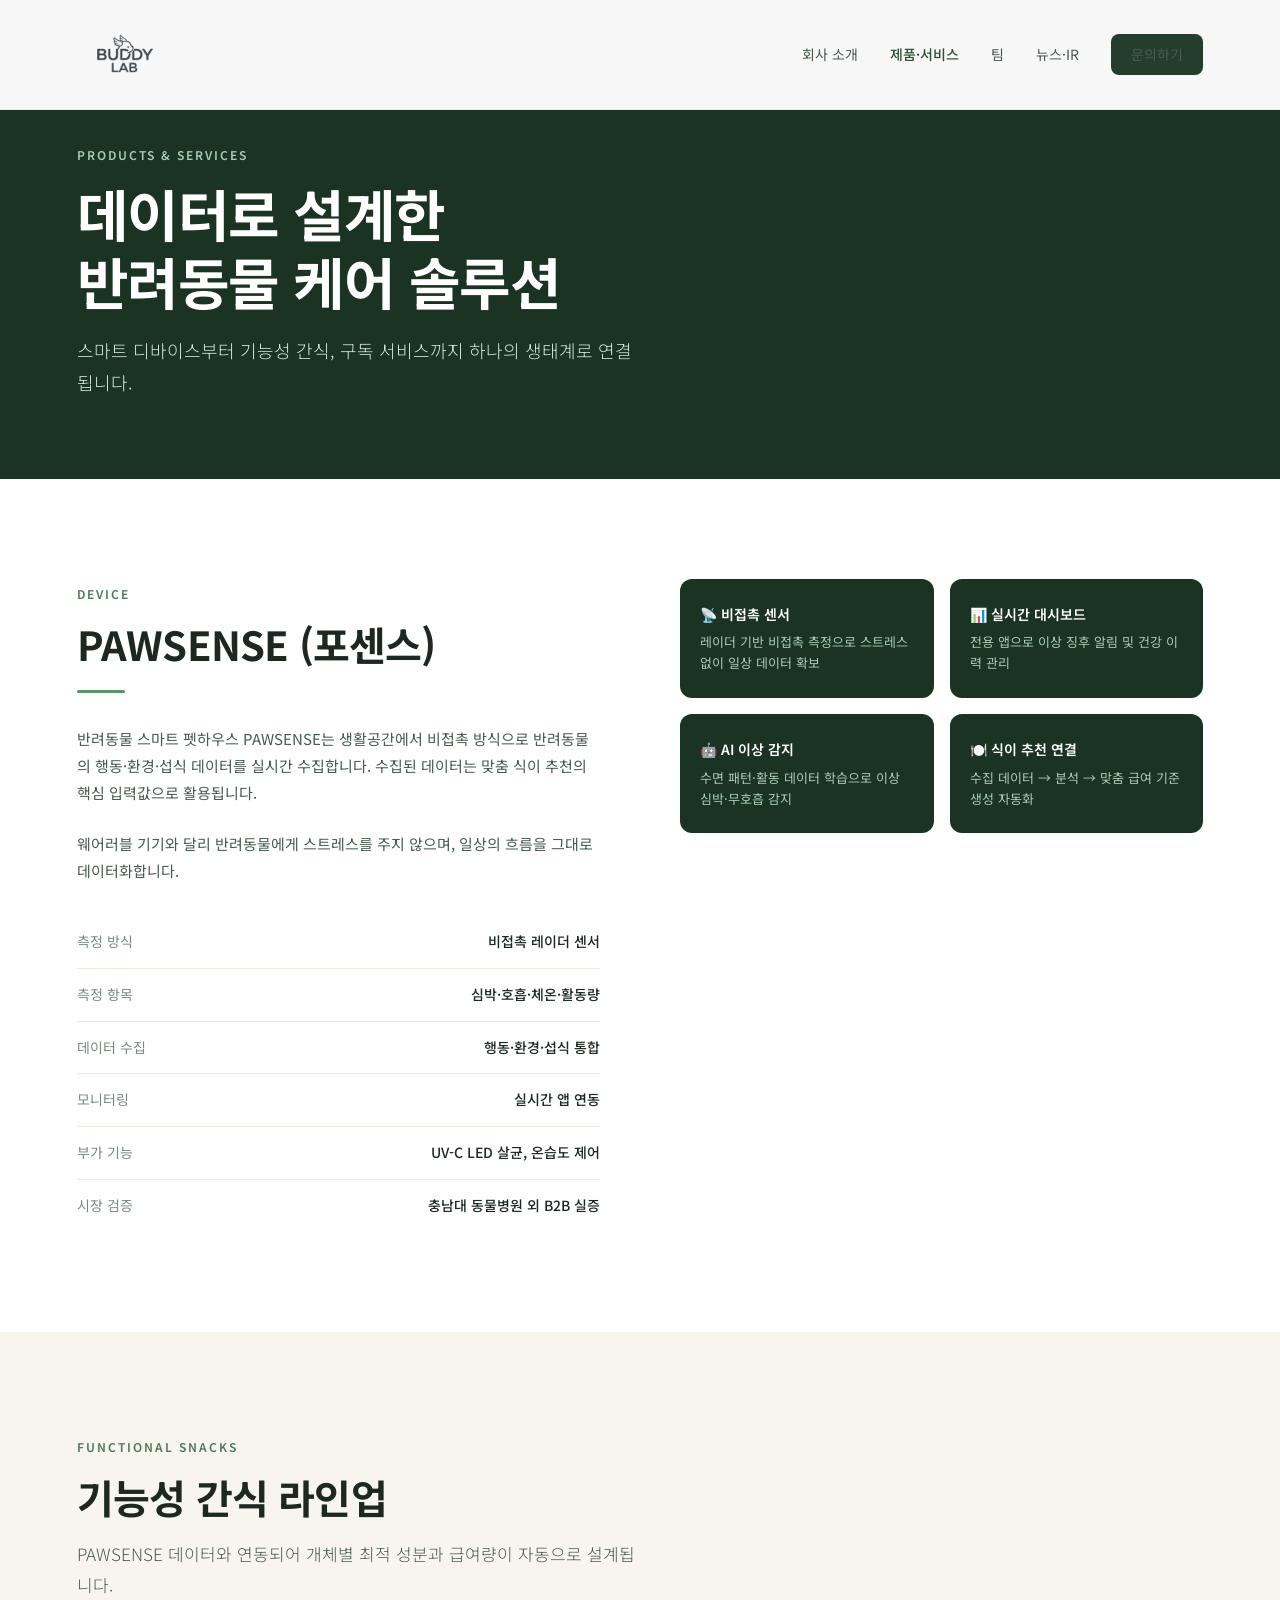
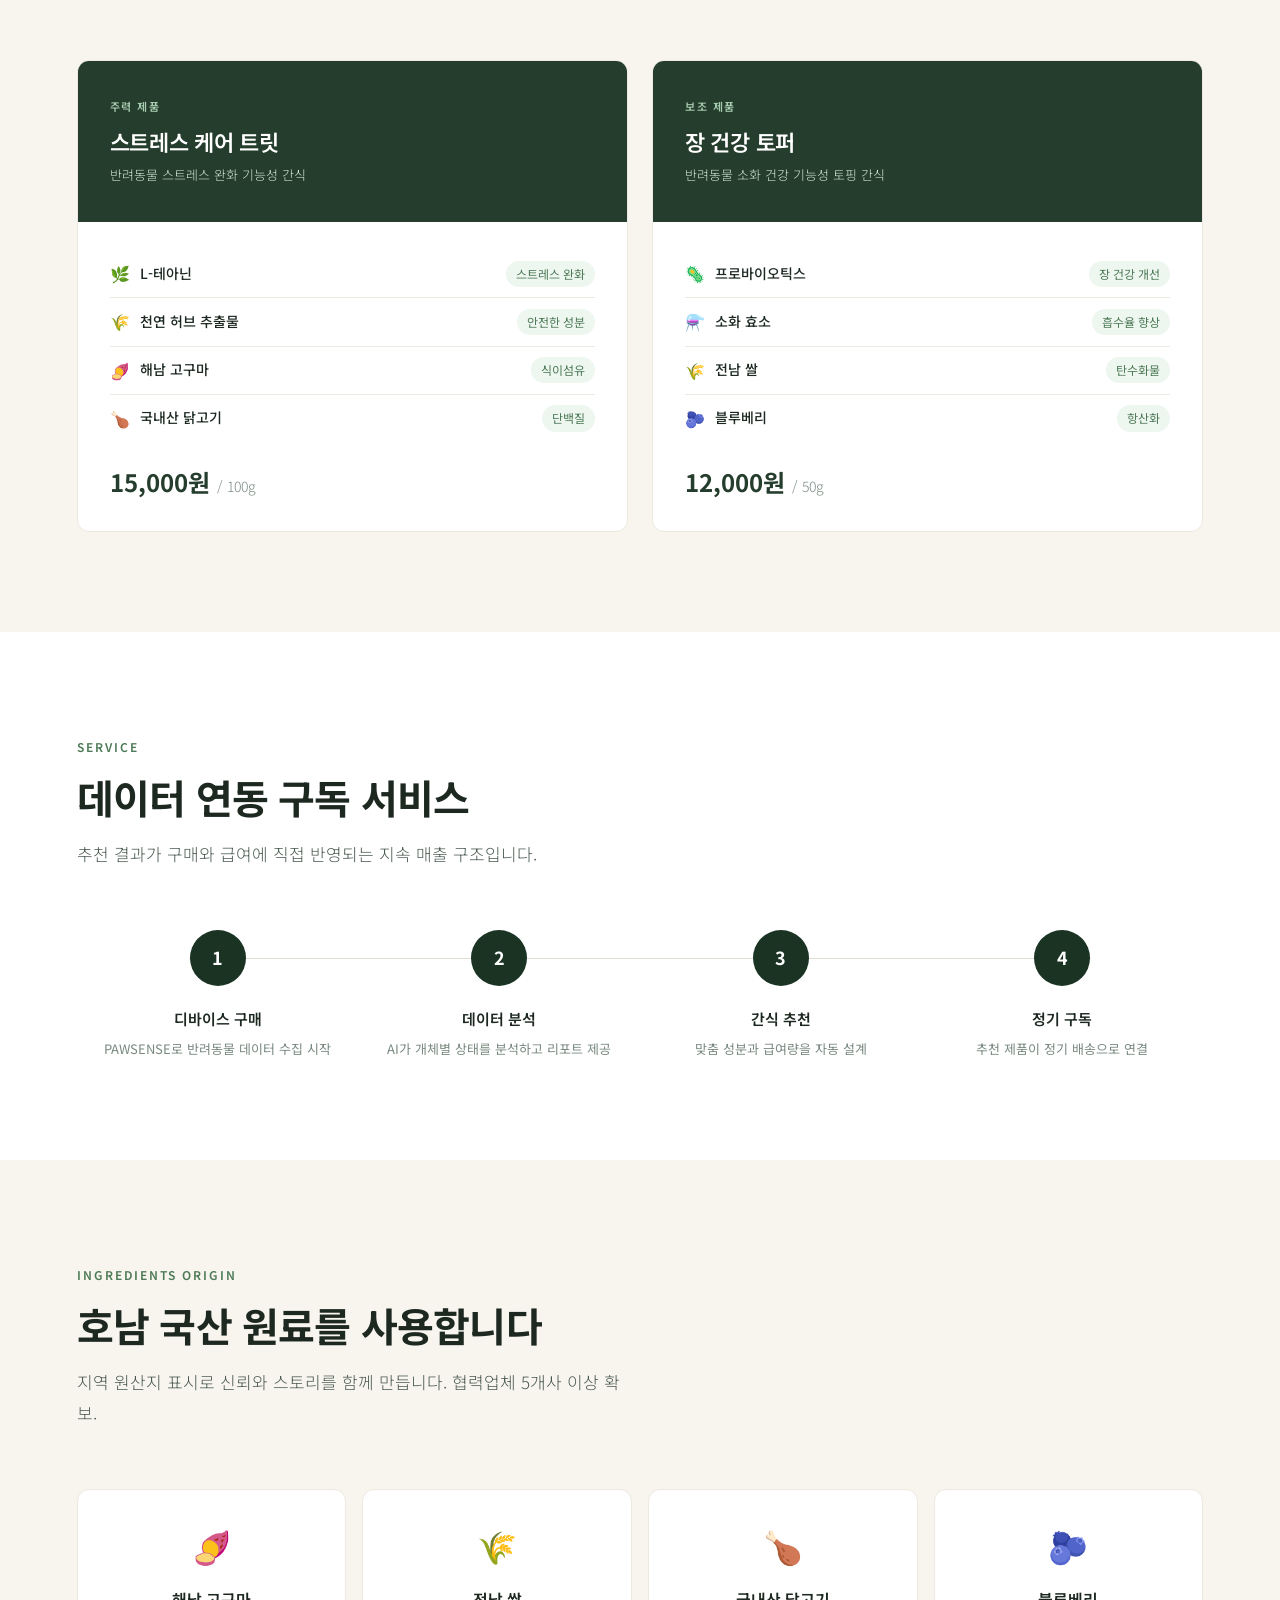
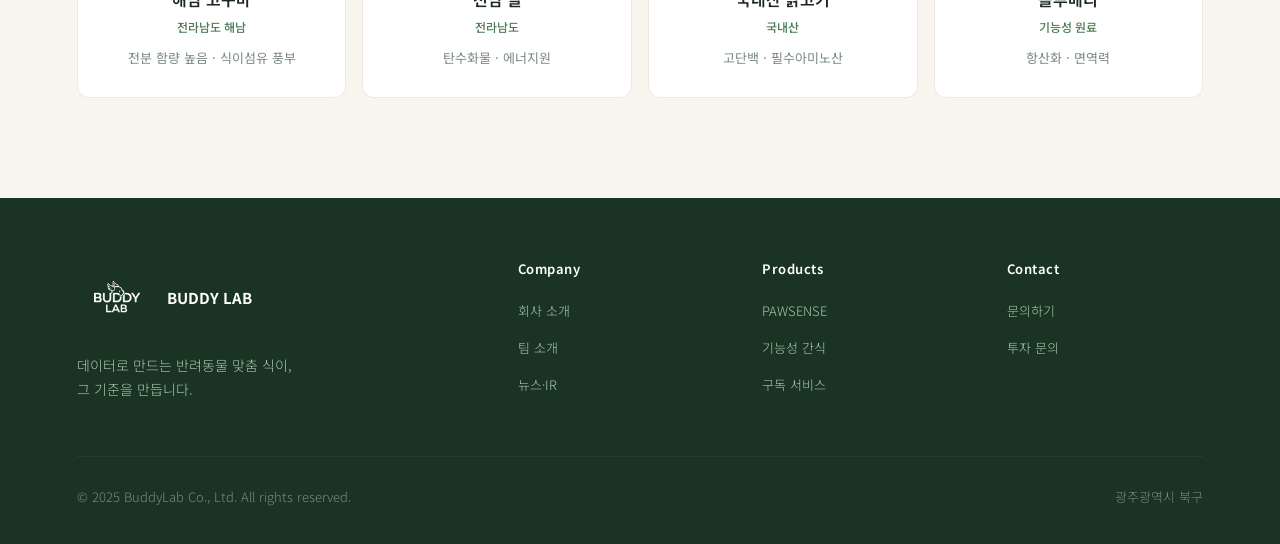
<file: buddylab/products.html>
<!DOCTYPE html>
<html lang="ko">
<head>
<meta charset="UTF-8">
<meta name="viewport" content="width=device-width, initial-scale=1.0">
<title>제품·서비스 — BuddyLab</title>
<link rel="preconnect" href="https://fonts.googleapis.com">
<link href="https://fonts.googleapis.com/css2?family=Noto+Sans+KR:wght@300;400;500;600;700&display=swap" rel="stylesheet">
<link rel="stylesheet" href="style.css">
<style>
.products-hero { padding: 140px 6% 80px; background: var(--g900); color: var(--white); }
.products-hero-inner { max-width: 1200px; margin: 0 auto; }
.products-hero h1 { color: var(--white); margin-bottom: 20px; }
.products-hero p { color: var(--g100); font-size: 18px; font-weight: 300; max-width: 560px; }

.pawsense-section { padding: 100px 6%; }
.pawsense-inner { max-width: 1200px; margin: 0 auto; display: grid; grid-template-columns: 1fr 1fr; gap: 80px; align-items: start; }
.pawsense-info h2 { margin-bottom: 16px; }
.pawsense-info p { margin-bottom: 24px; font-size: 15px; line-height: 1.8; }
.spec-list { margin-top: 32px; }
.spec-item { display: flex; justify-content: space-between; align-items: center; padding: 14px 0; border-bottom: 1px solid var(--beige); font-size: 14px; }
.spec-item:last-child { border-bottom: none; }
.spec-key { color: var(--txt3); font-weight: 400; }
.spec-val { font-weight: 500; color: var(--txt); }
.pawsense-features { display: grid; grid-template-columns: 1fr 1fr; gap: 16px; }
.feature-chip { background: var(--g900); border-radius: var(--radius); padding: 24px 20px; }
.feature-chip h4 { color: var(--white); font-size: 14px; margin-bottom: 6px; }
.feature-chip p { color: var(--g200); font-size: 13px; line-height: 1.6; }

.snacks-section { padding: 100px 6%; background: var(--cream); }
.snacks-inner { max-width: 1200px; margin: 0 auto; }
.snack-card-row { display: grid; grid-template-columns: 1fr 1fr; gap: 24px; margin-top: 48px; }
.snack-card { background: var(--white); border: 1px solid var(--beige); border-radius: var(--radius); overflow: hidden; }
.snack-card-header { padding: 36px 32px; background: var(--g800); }
.snack-card-header .label { font-size: 11px; font-weight: 600; color: var(--g200); letter-spacing: 1.5px; text-transform: uppercase; margin-bottom: 10px; }
.snack-card-header h3 { color: var(--white); font-size: 22px; margin-bottom: 6px; }
.snack-card-header p { color: var(--g100); font-size: 13px; font-weight: 300; }
.snack-card-body { padding: 28px 32px; }
.ingredient-list { margin-bottom: 20px; }
.ingredient-item { display: flex; align-items: center; gap: 10px; padding: 10px 0; border-bottom: 1px solid var(--beige); font-size: 14px; }
.ingredient-item:last-child { border-bottom: none; }
.ingredient-icon { font-size: 16px; }
.ingredient-name { font-weight: 500; flex: 1; }
.ingredient-effect { font-size: 12px; color: var(--g500); background: var(--g50); padding: 3px 10px; border-radius: 20px; }
.snack-price { font-size: 24px; font-weight: 700; color: var(--g800); margin-top: 20px; }
.snack-price span { font-size: 14px; font-weight: 300; color: var(--txt3); }

.subscription-section { padding: 100px 6%; }
.subscription-inner { max-width: 1200px; margin: 0 auto; }
.sub-flow { display: grid; grid-template-columns: repeat(auto-fit, minmax(200px, 1fr)); gap: 0; margin-top: 48px; position: relative; }
.sub-flow::before { content: ''; position: absolute; top: 28px; left: 10%; right: 10%; height: 1px; background: var(--beige2); }
.sub-step { text-align: center; position: relative; padding: 0 16px; }
.sub-step-num { width: 56px; height: 56px; background: var(--g900); color: var(--white); border-radius: 50%; display: flex; align-items: center; justify-content: center; font-size: 18px; font-weight: 700; margin: 0 auto 20px; position: relative; z-index: 1; }
.sub-step h4 { font-size: 15px; margin-bottom: 8px; }
.sub-step p { font-size: 13px; color: var(--txt3); line-height: 1.6; }

.origin-section { padding: 100px 6%; background: var(--cream); }
.origin-inner { max-width: 1200px; margin: 0 auto; }
.origin-grid { display: grid; grid-template-columns: repeat(auto-fit, minmax(200px, 1fr)); gap: 16px; margin-top: 48px; }
.origin-item { background: var(--white); border: 1px solid var(--beige); border-radius: var(--radius); padding: 28px 24px; text-align: center; }
.origin-emoji { font-size: 32px; margin-bottom: 14px; }
.origin-item h4 { font-size: 16px; margin-bottom: 4px; }
.origin-region { font-size: 12px; color: var(--g500); font-weight: 500; margin-bottom: 8px; }
.origin-item p { font-size: 13px; color: var(--txt3); }

@media (max-width: 900px) {
  .pawsense-inner { grid-template-columns: 1fr; }
  .snack-card-row { grid-template-columns: 1fr; }
  .pawsense-features { grid-template-columns: 1fr; }
}
</style>
</head>
<body>

<nav class="nav">
  <div class="nav-inner">
    <a href="index.html" class="nav-logo"><img src="images/logo.png" alt="BuddyLab"></a>
    <div class="nav-menu">
      <a href="about.html">회사 소개</a>
      <a href="products.html" class="active">제품·서비스</a>
      <a href="team.html">팀</a>
      <a href="news.html">뉴스·IR</a>
      <a href="contact.html" class="nav-cta">문의하기</a>
    </div>
  </div>
</nav>

<section class="products-hero">
  <div class="products-hero-inner">
    <span class="section-label" style="color:var(--g200);">Products & Services</span>
    <h1>데이터로 설계한<br>반려동물 케어 솔루션</h1>
    <p>스마트 디바이스부터 기능성 간식, 구독 서비스까지 하나의 생태계로 연결됩니다.</p>
  </div>
</section>

<!-- PAWSENSE -->
<section class="pawsense-section">
  <div class="pawsense-inner">
    <div class="pawsense-info">
      <span class="section-label">Device</span>
      <h2>PAWSENSE (포센스)</h2>
      <div class="divider"></div>
      <p>반려동물 스마트 펫하우스 PAWSENSE는 생활공간에서 비접촉 방식으로 반려동물의 행동·환경·섭식 데이터를 실시간 수집합니다. 수집된 데이터는 맞춤 식이 추천의 핵심 입력값으로 활용됩니다.</p>
      <p>웨어러블 기기와 달리 반려동물에게 스트레스를 주지 않으며, 일상의 흐름을 그대로 데이터화합니다.</p>
      <div class="spec-list">
        <div class="spec-item"><span class="spec-key">측정 방식</span><span class="spec-val">비접촉 레이더 센서</span></div>
        <div class="spec-item"><span class="spec-key">측정 항목</span><span class="spec-val">심박·호흡·체온·활동량</span></div>
        <div class="spec-item"><span class="spec-key">데이터 수집</span><span class="spec-val">행동·환경·섭식 통합</span></div>
        <div class="spec-item"><span class="spec-key">모니터링</span><span class="spec-val">실시간 앱 연동</span></div>
        <div class="spec-item"><span class="spec-key">부가 기능</span><span class="spec-val">UV-C LED 살균, 온습도 제어</span></div>
        <div class="spec-item"><span class="spec-key">시장 검증</span><span class="spec-val">충남대 동물병원 외 B2B 실증</span></div>
      </div>
    </div>
    <div class="pawsense-features">
      <div class="feature-chip">
        <h4>📡 비접촉 센서</h4>
        <p>레이더 기반 비접촉 측정으로 스트레스 없이 일상 데이터 확보</p>
      </div>
      <div class="feature-chip">
        <h4>📊 실시간 대시보드</h4>
        <p>전용 앱으로 이상 징후 알림 및 건강 이력 관리</p>
      </div>
      <div class="feature-chip">
        <h4>🤖 AI 이상 감지</h4>
        <p>수면 패턴·활동 데이터 학습으로 이상 심박·무호흡 감지</p>
      </div>
      <div class="feature-chip">
        <h4>🍽️ 식이 추천 연결</h4>
        <p>수집 데이터 → 분석 → 맞춤 급여 기준 생성 자동화</p>
      </div>
    </div>
  </div>
</section>

<!-- SNACKS -->
<section class="snacks-section">
  <div class="snacks-inner">
    <span class="section-label">Functional Snacks</span>
    <h2 class="section-title">기능성 간식 라인업</h2>
    <p class="section-desc">PAWSENSE 데이터와 연동되어 개체별 최적 성분과 급여량이 자동으로 설계됩니다.</p>
    <div class="snack-card-row">
      <div class="snack-card">
        <div class="snack-card-header">
          <div class="label">주력 제품</div>
          <h3>스트레스 케어 트릿</h3>
          <p>반려동물 스트레스 완화 기능성 간식</p>
        </div>
        <div class="snack-card-body">
          <div class="ingredient-list">
            <div class="ingredient-item"><span class="ingredient-icon">🌿</span><span class="ingredient-name">L-테아닌</span><span class="ingredient-effect">스트레스 완화</span></div>
            <div class="ingredient-item"><span class="ingredient-icon">🌾</span><span class="ingredient-name">천연 허브 추출물</span><span class="ingredient-effect">안전한 성분</span></div>
            <div class="ingredient-item"><span class="ingredient-icon">🍠</span><span class="ingredient-name">해남 고구마</span><span class="ingredient-effect">식이섬유</span></div>
            <div class="ingredient-item"><span class="ingredient-icon">🍗</span><span class="ingredient-name">국내산 닭고기</span><span class="ingredient-effect">단백질</span></div>
          </div>
          <div class="snack-price">15,000원 <span>/ 100g</span></div>
        </div>
      </div>
      <div class="snack-card">
        <div class="snack-card-header">
          <div class="label">보조 제품</div>
          <h3>장 건강 토퍼</h3>
          <p>반려동물 소화 건강 기능성 토핑 간식</p>
        </div>
        <div class="snack-card-body">
          <div class="ingredient-list">
            <div class="ingredient-item"><span class="ingredient-icon">🦠</span><span class="ingredient-name">프로바이오틱스</span><span class="ingredient-effect">장 건강 개선</span></div>
            <div class="ingredient-item"><span class="ingredient-icon">⚗️</span><span class="ingredient-name">소화 효소</span><span class="ingredient-effect">흡수율 향상</span></div>
            <div class="ingredient-item"><span class="ingredient-icon">🌾</span><span class="ingredient-name">전남 쌀</span><span class="ingredient-effect">탄수화물</span></div>
            <div class="ingredient-item"><span class="ingredient-icon">🫐</span><span class="ingredient-name">블루베리</span><span class="ingredient-effect">항산화</span></div>
          </div>
          <div class="snack-price">12,000원 <span>/ 50g</span></div>
        </div>
      </div>
    </div>
  </div>
</section>

<!-- SUBSCRIPTION -->
<section class="subscription-section">
  <div class="subscription-inner">
    <span class="section-label">Service</span>
    <h2 class="section-title">데이터 연동 구독 서비스</h2>
    <p class="section-desc">추천 결과가 구매와 급여에 직접 반영되는 지속 매출 구조입니다.</p>
    <div class="sub-flow">
      <div class="sub-step">
        <div class="sub-step-num">1</div>
        <h4>디바이스 구매</h4>
        <p>PAWSENSE로 반려동물 데이터 수집 시작</p>
      </div>
      <div class="sub-step">
        <div class="sub-step-num">2</div>
        <h4>데이터 분석</h4>
        <p>AI가 개체별 상태를 분석하고 리포트 제공</p>
      </div>
      <div class="sub-step">
        <div class="sub-step-num">3</div>
        <h4>간식 추천</h4>
        <p>맞춤 성분과 급여량을 자동 설계</p>
      </div>
      <div class="sub-step">
        <div class="sub-step-num">4</div>
        <h4>정기 구독</h4>
        <p>추천 제품이 정기 배송으로 연결</p>
      </div>
    </div>
  </div>
</section>

<!-- ORIGIN -->
<section class="origin-section">
  <div class="origin-inner">
    <span class="section-label">Ingredients Origin</span>
    <h2 class="section-title">호남 국산 원료를 사용합니다</h2>
    <p class="section-desc">지역 원산지 표시로 신뢰와 스토리를 함께 만듭니다. 협력업체 5개사 이상 확보.</p>
    <div class="origin-grid">
      <div class="origin-item"><div class="origin-emoji">🍠</div><h4>해남 고구마</h4><div class="origin-region">전라남도 해남</div><p>전분 함량 높음 · 식이섬유 풍부</p></div>
      <div class="origin-item"><div class="origin-emoji">🌾</div><h4>전남 쌀</h4><div class="origin-region">전라남도</div><p>탄수화물 · 에너지원</p></div>
      <div class="origin-item"><div class="origin-emoji">🍗</div><h4>국내산 닭고기</h4><div class="origin-region">국내산</div><p>고단백 · 필수아미노산</p></div>
      <div class="origin-item"><div class="origin-emoji">🫐</div><h4>블루베리</h4><div class="origin-region">기능성 원료</div><p>항산화 · 면역력</p></div>
    </div>
  </div>
</section>

<footer class="footer">
  <div class="footer-inner">
    <div><div class="footer-logo"><img src="images/logo-white.png" alt="BuddyLab"><span class="footer-logo-text">BUDDY LAB</span></div><p class="footer-tagline">데이터로 만드는 반려동물 맞춤 식이,<br>그 기준을 만듭니다.</p></div>
    <div class="footer-col"><h5>Company</h5><ul><li><a href="about.html">회사 소개</a></li><li><a href="team.html">팀 소개</a></li><li><a href="news.html">뉴스·IR</a></li></ul></div>
    <div class="footer-col"><h5>Products</h5><ul><li><a href="products.html">PAWSENSE</a></li><li><a href="products.html">기능성 간식</a></li><li><a href="products.html">구독 서비스</a></li></ul></div>
    <div class="footer-col"><h5>Contact</h5><ul><li><a href="contact.html">문의하기</a></li><li><a href="contact.html">투자 문의</a></li></ul></div>
  </div>
  <div class="footer-bottom"><p>© 2025 BuddyLab Co., Ltd. All rights reserved.</p><p>광주광역시 북구</p></div>
</footer>
</body>
</html>
</file>
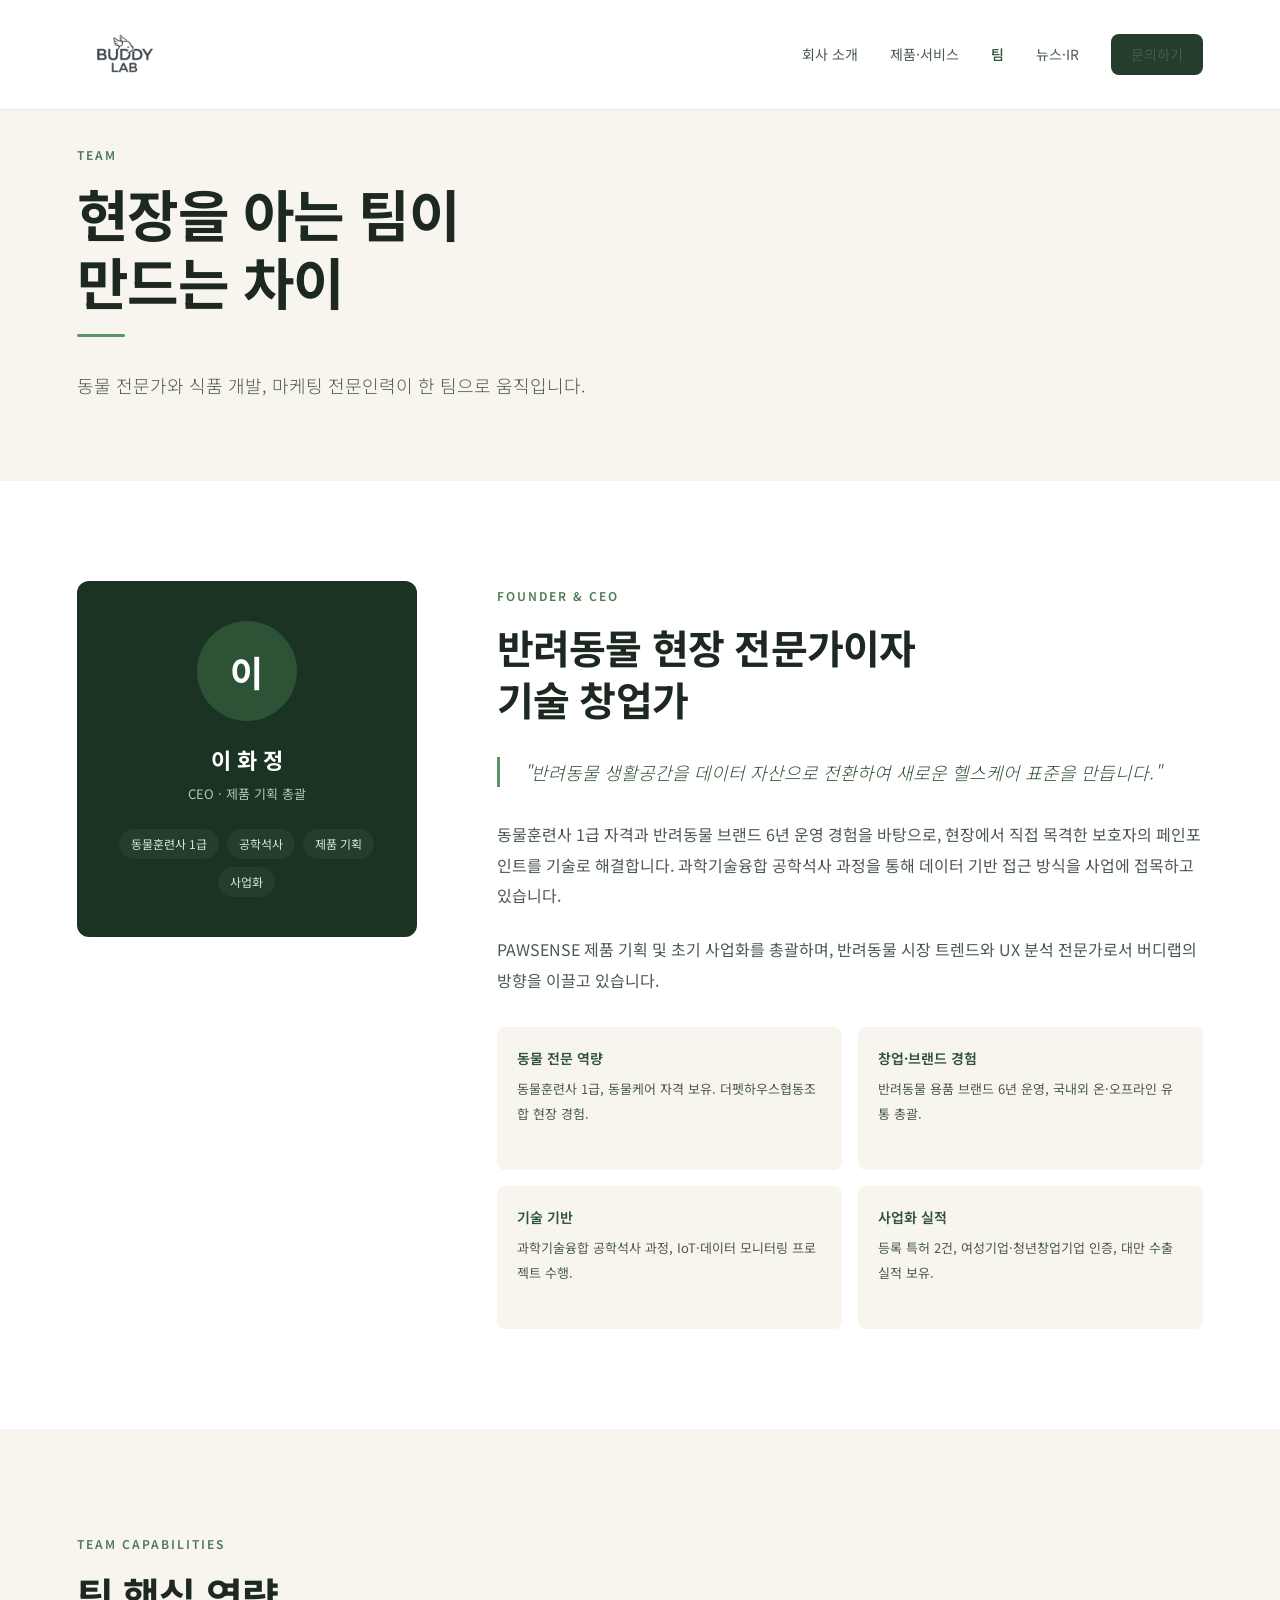
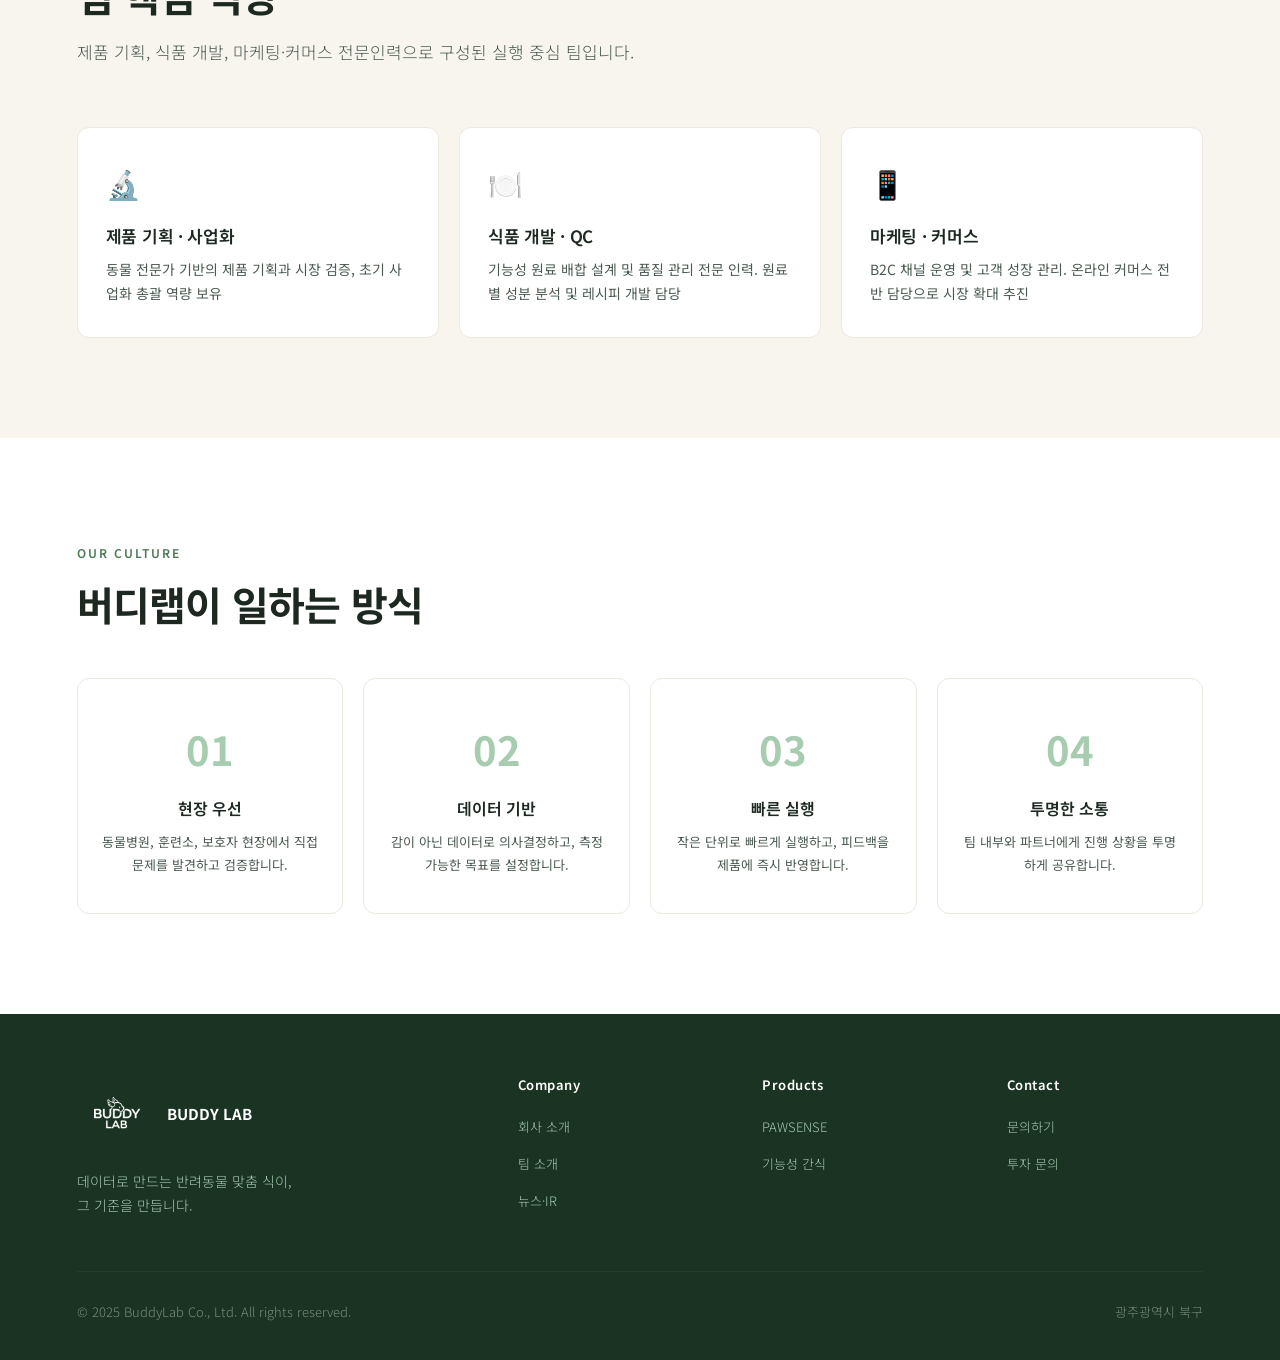
<file: buddylab/team.html>
<!DOCTYPE html>
<html lang="ko">
<head>
<meta charset="UTF-8">
<meta name="viewport" content="width=device-width, initial-scale=1.0">
<title>팀 소개 — BuddyLab</title>
<link rel="preconnect" href="https://fonts.googleapis.com">
<link href="https://fonts.googleapis.com/css2?family=Noto+Sans+KR:wght@300;400;500;600;700&display=swap" rel="stylesheet">
<link rel="stylesheet" href="style.css">
<style>
.team-hero { padding: 140px 6% 80px; background: var(--cream); }
.team-hero-inner { max-width: 1200px; margin: 0 auto; }

.ceo-section { padding: 100px 6%; }
.ceo-inner { max-width: 1200px; margin: 0 auto; display: grid; grid-template-columns: 340px 1fr; gap: 80px; align-items: start; }
.ceo-card { background: var(--g900); border-radius: var(--radius); padding: 40px 36px; text-align: center; position: sticky; top: 90px; }
.ceo-avatar { width: 100px; height: 100px; border-radius: 50%; background: var(--g700); margin: 0 auto 20px; display: flex; align-items: center; justify-content: center; font-size: 36px; font-weight: 700; color: var(--white); }
.ceo-name { font-size: 22px; font-weight: 700; color: var(--white); margin-bottom: 4px; }
.ceo-role { font-size: 13px; color: var(--g200); margin-bottom: 24px; }
.ceo-tags { display: flex; flex-wrap: wrap; gap: 8px; justify-content: center; }
.ceo-tag { background: var(--g800); color: var(--g100); font-size: 12px; padding: 5px 12px; border-radius: 20px; }
.ceo-detail h2 { margin-bottom: 16px; }
.ceo-detail p { font-size: 16px; line-height: 1.9; margin-bottom: 24px; }
.ceo-quote { border-left: 3px solid var(--g400); padding-left: 24px; margin: 32px 0; }
.ceo-quote p { font-size: 18px; font-style: italic; color: var(--g700); font-weight: 300; line-height: 1.7; }
.expertise-grid { display: grid; grid-template-columns: 1fr 1fr; gap: 16px; margin-top: 32px; }
.expertise-item { background: var(--cream); border-radius: var(--radius-sm); padding: 20px; }
.expertise-item h4 { font-size: 14px; margin-bottom: 6px; color: var(--g700); }
.expertise-item p { font-size: 13px; }

.team-section { padding: 100px 6%; background: var(--cream); }
.team-inner { max-width: 1200px; margin: 0 auto; }
.team-capacity { display: grid; grid-template-columns: repeat(auto-fit, minmax(260px, 1fr)); gap: 20px; margin-top: 48px; }
.capacity-card { background: var(--white); border: 1px solid var(--beige); border-radius: var(--radius); padding: 32px 28px; }
.capacity-icon { font-size: 28px; margin-bottom: 16px; }
.capacity-card h3 { font-size: 17px; margin-bottom: 10px; }
.capacity-card p { font-size: 14px; line-height: 1.7; }

.culture-section { padding: 100px 6%; }
.culture-inner { max-width: 1200px; margin: 0 auto; }
.culture-grid { display: grid; grid-template-columns: repeat(auto-fit, minmax(220px, 1fr)); gap: 20px; margin-top: 48px; }
.culture-item { text-align: center; padding: 36px 24px; border: 1px solid var(--beige); border-radius: var(--radius); }
.culture-num { font-size: 40px; font-weight: 700; color: var(--g200); margin-bottom: 12px; }
.culture-item h4 { font-size: 16px; margin-bottom: 8px; }
.culture-item p { font-size: 13px; }

@media (max-width: 900px) {
  .ceo-inner { grid-template-columns: 1fr; }
  .ceo-card { position: static; }
  .expertise-grid { grid-template-columns: 1fr; }
}
</style>
</head>
<body>

<nav class="nav">
  <div class="nav-inner">
    <a href="index.html" class="nav-logo"><img src="images/logo.png" alt="BuddyLab"></a>
    <div class="nav-menu">
      <a href="about.html">회사 소개</a>
      <a href="products.html">제품·서비스</a>
      <a href="team.html" class="active">팀</a>
      <a href="news.html">뉴스·IR</a>
      <a href="contact.html" class="nav-cta">문의하기</a>
    </div>
  </div>
</nav>

<section class="team-hero">
  <div class="team-hero-inner">
    <span class="section-label">Team</span>
    <h1>현장을 아는 팀이<br>만드는 차이</h1>
    <div class="divider"></div>
    <p style="font-size:18px; font-weight:300; max-width:560px;">동물 전문가와 식품 개발, 마케팅 전문인력이 한 팀으로 움직입니다.</p>
  </div>
</section>

<!-- CEO -->
<section class="ceo-section">
  <div class="ceo-inner">
    <div class="ceo-card">
      <div class="ceo-avatar">이</div>
      <div class="ceo-name">이 화 정</div>
      <div class="ceo-role">CEO · 제품 기획 총괄</div>
      <div class="ceo-tags">
        <span class="ceo-tag">동물훈련사 1급</span>
        <span class="ceo-tag">공학석사</span>
        <span class="ceo-tag">제품 기획</span>
        <span class="ceo-tag">사업화</span>
      </div>
    </div>
    <div class="ceo-detail">
      <span class="section-label">Founder & CEO</span>
      <h2>반려동물 현장 전문가이자<br>기술 창업가</h2>
      <div class="ceo-quote">
        <p>"반려동물 생활공간을 데이터 자산으로 전환하여 새로운 헬스케어 표준을 만듭니다."</p>
      </div>
      <p>동물훈련사 1급 자격과 반려동물 브랜드 6년 운영 경험을 바탕으로, 현장에서 직접 목격한 보호자의 페인포인트를 기술로 해결합니다. 과학기술융합 공학석사 과정을 통해 데이터 기반 접근 방식을 사업에 접목하고 있습니다.</p>
      <p>PAWSENSE 제품 기획 및 초기 사업화를 총괄하며, 반려동물 시장 트렌드와 UX 분석 전문가로서 버디랩의 방향을 이끌고 있습니다.</p>
      <div class="expertise-grid">
        <div class="expertise-item">
          <h4>동물 전문 역량</h4>
          <p>동물훈련사 1급, 동물케어 자격 보유. 더펫하우스협동조합 현장 경험.</p>
        </div>
        <div class="expertise-item">
          <h4>창업·브랜드 경험</h4>
          <p>반려동물 용품 브랜드 6년 운영, 국내외 온·오프라인 유통 총괄.</p>
        </div>
        <div class="expertise-item">
          <h4>기술 기반</h4>
          <p>과학기술융합 공학석사 과정, IoT·데이터 모니터링 프로젝트 수행.</p>
        </div>
        <div class="expertise-item">
          <h4>사업화 실적</h4>
          <p>등록 특허 2건, 여성기업·청년창업기업 인증, 대만 수출 실적 보유.</p>
        </div>
      </div>
    </div>
  </div>
</section>

<!-- TEAM CAPACITY -->
<section class="team-section">
  <div class="team-inner">
    <span class="section-label">Team Capabilities</span>
    <h2 class="section-title">팀 핵심 역량</h2>
    <p class="section-desc">제품 기획, 식품 개발, 마케팅·커머스 전문인력으로 구성된 실행 중심 팀입니다.</p>
    <div class="team-capacity">
      <div class="capacity-card">
        <div class="capacity-icon">🔬</div>
        <h3>제품 기획 · 사업화</h3>
        <p>동물 전문가 기반의 제품 기획과 시장 검증, 초기 사업화 총괄 역량 보유</p>
      </div>
      <div class="capacity-card">
        <div class="capacity-icon">🍽️</div>
        <h3>식품 개발 · QC</h3>
        <p>기능성 원료 배합 설계 및 품질 관리 전문 인력. 원료별 성분 분석 및 레시피 개발 담당</p>
      </div>
      <div class="capacity-card">
        <div class="capacity-icon">📱</div>
        <h3>마케팅 · 커머스</h3>
        <p>B2C 채널 운영 및 고객 성장 관리. 온라인 커머스 전반 담당으로 시장 확대 추진</p>
      </div>
    </div>
  </div>
</section>

<!-- CULTURE -->
<section class="culture-section">
  <div class="culture-inner">
    <span class="section-label">Our Culture</span>
    <h2 class="section-title">버디랩이 일하는 방식</h2>
    <div class="culture-grid">
      <div class="culture-item">
        <div class="culture-num">01</div>
        <h4>현장 우선</h4>
        <p>동물병원, 훈련소, 보호자 현장에서 직접 문제를 발견하고 검증합니다.</p>
      </div>
      <div class="culture-item">
        <div class="culture-num">02</div>
        <h4>데이터 기반</h4>
        <p>감이 아닌 데이터로 의사결정하고, 측정 가능한 목표를 설정합니다.</p>
      </div>
      <div class="culture-item">
        <div class="culture-num">03</div>
        <h4>빠른 실행</h4>
        <p>작은 단위로 빠르게 실행하고, 피드백을 제품에 즉시 반영합니다.</p>
      </div>
      <div class="culture-item">
        <div class="culture-num">04</div>
        <h4>투명한 소통</h4>
        <p>팀 내부와 파트너에게 진행 상황을 투명하게 공유합니다.</p>
      </div>
    </div>
  </div>
</section>

<footer class="footer">
  <div class="footer-inner">
    <div><div class="footer-logo"><img src="images/logo-white.png" alt="BuddyLab"><span class="footer-logo-text">BUDDY LAB</span></div><p class="footer-tagline">데이터로 만드는 반려동물 맞춤 식이,<br>그 기준을 만듭니다.</p></div>
    <div class="footer-col"><h5>Company</h5><ul><li><a href="about.html">회사 소개</a></li><li><a href="team.html">팀 소개</a></li><li><a href="news.html">뉴스·IR</a></li></ul></div>
    <div class="footer-col"><h5>Products</h5><ul><li><a href="products.html">PAWSENSE</a></li><li><a href="products.html">기능성 간식</a></li></ul></div>
    <div class="footer-col"><h5>Contact</h5><ul><li><a href="contact.html">문의하기</a></li><li><a href="contact.html">투자 문의</a></li></ul></div>
  </div>
  <div class="footer-bottom"><p>© 2025 BuddyLab Co., Ltd. All rights reserved.</p><p>광주광역시 북구</p></div>
</footer>
</body>
</html>
</file>
<file: buddylab/style.css>
*, *::before, *::after { box-sizing: border-box; margin: 0; padding: 0; }

:root {
  --g900: #1a3323;
  --g800: #243d2c;
  --g700: #2d5236;
  --g600: #3a6644;
  --g500: #4d7a56;
  --g400: #5a9467;
  --g200: #a8ccb0;
  --g100: #d4e8d8;
  --g50:  #eef6f0;
  --cream: #f8f5ef;
  --beige: #ede9e0;
  --beige2: #e2ddd4;
  --txt: #1c2820;
  --txt2: #4a5a50;
  --txt3: #7a8a80;
  --white: #ffffff;
  --radius: 12px;
  --radius-sm: 8px;
  --shadow: 0 1px 3px rgba(26,51,35,0.08), 0 4px 12px rgba(26,51,35,0.06);
}

html { scroll-behavior: smooth; font-size: 16px; }

body {
  font-family: 'Noto Sans KR', 'Apple SD Gothic Neo', sans-serif;
  color: var(--txt);
  background: var(--white);
  line-height: 1.7;
}

a { text-decoration: none; color: inherit; }
img { max-width: 100%; display: block; }
ul { list-style: none; }

/* ── TYPOGRAPHY ── */
h1 { font-size: clamp(32px, 5vw, 56px); font-weight: 700; line-height: 1.2; letter-spacing: -1.5px; }
h2 { font-size: clamp(24px, 3.5vw, 40px); font-weight: 700; line-height: 1.3; letter-spacing: -0.8px; }
h3 { font-size: clamp(18px, 2.5vw, 24px); font-weight: 600; line-height: 1.4; letter-spacing: -0.3px; }
h4 { font-size: 17px; font-weight: 600; }
p  { font-size: 16px; line-height: 1.8; color: var(--txt2); }

/* ── NAV ── */
.nav {
  position: fixed; top: 0; left: 0; right: 0; z-index: 999;
  background: rgba(255,255,255,0.96);
  backdrop-filter: blur(12px);
  border-bottom: 1px solid var(--beige);
  height: 110px;
  display: flex; align-items: center;
  padding: 0 6%;
}
.nav-inner {
  width: 100%; max-width: 1200px; margin: 0 auto;
  display: flex; align-items: center; justify-content: space-between;
}
.nav-logo { display: flex; align-items: center; gap: 10px; }
.nav-logo img { height: 96px; width: auto; }
.nav-logo-text { font-size: 16px; font-weight: 700; color: var(--g800); letter-spacing: -0.3px; }
.nav-menu { display: flex; align-items: center; gap: 32px; }
.nav-menu a { font-size: 14px; color: var(--txt2); font-weight: 400; transition: color .2s; }
.nav-menu a:hover, .nav-menu a.active { color: var(--g700); font-weight: 500; }
.nav-cta {
  background: var(--g800); color: var(--white);
  padding: 9px 20px; border-radius: var(--radius-sm);
  font-size: 13px; font-weight: 500;
  transition: background .2s;
}
.nav-cta:hover { background: var(--g700); color: var(--white); }

/* ── BUTTONS ── */
.btn {
  display: inline-flex; align-items: center; gap: 8px;
  padding: 14px 32px; border-radius: var(--radius-sm);
  font-size: 15px; font-weight: 500; cursor: pointer;
  transition: all .2s; border: none;
}
.btn-primary { background: var(--g800); color: var(--white); }
.btn-primary:hover { background: var(--g700); color: var(--white); }
.btn-outline { background: transparent; color: var(--g800); border: 1.5px solid var(--g800); }
.btn-outline:hover { background: var(--g50); }
.btn-sm { padding: 10px 22px; font-size: 14px; }
.btn-lg { padding: 18px 40px; font-size: 17px; }

/* ── SECTION ── */
.section { padding: 100px 6%; }
.section-sm { padding: 60px 6%; }
.container { max-width: 1200px; margin: 0 auto; }
.section-label {
  display: inline-block;
  font-size: 12px; font-weight: 600; letter-spacing: 2px;
  text-transform: uppercase; color: var(--g500);
  margin-bottom: 14px;
}
.section-title { margin-bottom: 16px; }
.section-desc { color: var(--txt2); font-size: 17px; font-weight: 300; max-width: 560px; margin-bottom: 60px; line-height: 1.8; }
.section-desc.center { margin-left: auto; margin-right: auto; text-align: center; }
.text-center { text-align: center; }

/* ── GRID ── */
.grid-2 { display: grid; grid-template-columns: repeat(auto-fit, minmax(300px, 1fr)); gap: 24px; }
.grid-3 { display: grid; grid-template-columns: repeat(auto-fit, minmax(260px, 1fr)); gap: 24px; }
.grid-4 { display: grid; grid-template-columns: repeat(auto-fit, minmax(220px, 1fr)); gap: 20px; }

/* ── CARDS ── */
.card {
  background: var(--white);
  border: 1px solid var(--beige);
  border-radius: var(--radius);
  padding: 36px 32px;
  transition: box-shadow .25s, transform .25s;
}
.card:hover { box-shadow: var(--shadow); transform: translateY(-2px); }
.card-icon {
  width: 52px; height: 52px;
  background: var(--g50);
  border-radius: var(--radius-sm);
  display: flex; align-items: center; justify-content: center;
  font-size: 24px; margin-bottom: 20px;
}
.card h3 { margin-bottom: 10px; font-size: 18px; }
.card p { font-size: 14px; line-height: 1.7; }
.card-dark {
  background: var(--g800);
  border-color: var(--g700);
}
.card-dark h3, .card-dark h4 { color: var(--white); }
.card-dark p { color: var(--g200); }
.card-dark .card-icon { background: var(--g700); }

/* ── TAGS / BADGES ── */
.badge {
  display: inline-block; padding: 4px 12px; border-radius: 20px;
  font-size: 12px; font-weight: 500;
}
.badge-green { background: var(--g50); color: var(--g700); }
.badge-dark { background: var(--g800); color: var(--white); }
.badge-cream { background: var(--beige); color: var(--txt2); }

/* ── DIVIDER ── */
.divider { width: 48px; height: 3px; background: var(--g400); border-radius: 2px; margin: 20px 0 32px; }
.divider.center { margin-left: auto; margin-right: auto; }

/* ── FOOTER ── */
.footer {
  background: var(--g900); color: var(--g200);
  padding: 60px 6% 36px;
}
.footer-inner {
  max-width: 1200px; margin: 0 auto;
  display: grid; grid-template-columns: 2fr 1fr 1fr 1fr; gap: 48px;
}
.footer-logo { display: flex; align-items: center; gap: 10px; margin-bottom: 16px; }
.footer-logo img { height: 80px; width: auto; }
.footer-logo-text { font-size: 15px; font-weight: 700; color: var(--white); }
.footer-tagline { font-size: 14px; color: var(--g200); line-height: 1.7; font-weight: 300; }
.footer-col h5 { font-size: 13px; font-weight: 600; color: var(--white); margin-bottom: 16px; letter-spacing: 0.5px; }
.footer-col ul li { margin-bottom: 10px; }
.footer-col ul li a { font-size: 13px; color: var(--g200); transition: color .2s; font-weight: 300; }
.footer-col ul li a:hover { color: var(--white); }
.footer-bottom {
  max-width: 1200px; margin: 48px auto 0;
  padding-top: 28px; border-top: 1px solid var(--g800);
  display: flex; justify-content: space-between; align-items: center;
  flex-wrap: wrap; gap: 12px;
}
.footer-bottom p { font-size: 13px; color: var(--txt3); font-weight: 300; }

/* ── PAGE HERO ── */
.page-hero {
  padding: 140px 6% 80px;
  background: var(--cream);
}
.page-hero-inner { max-width: 1200px; margin: 0 auto; }

/* ── UTILS ── */
.mt-8  { margin-top: 8px; }
.mt-16 { margin-top: 16px; }
.mt-24 { margin-top: 24px; }
.mt-32 { margin-top: 32px; }
.mt-48 { margin-top: 48px; }
.mb-8  { margin-bottom: 8px; }
.mb-16 { margin-bottom: 16px; }
.flex { display: flex; }
.items-center { align-items: center; }
.gap-12 { gap: 12px; }
.gap-16 { gap: 16px; }
.color-green { color: var(--g500); }
.bg-cream { background: var(--cream); }
.bg-dark { background: var(--g900); }

/* ── MOBILE ── */
@media (max-width: 768px) {
  .nav-menu { display: none; }
  .section { padding: 72px 5%; }
  .footer-inner { grid-template-columns: 1fr 1fr; gap: 32px; }
  .footer-bottom { flex-direction: column; align-items: flex-start; }
}
@media (max-width: 480px) {
  .footer-inner { grid-template-columns: 1fr; }
}
</file>
